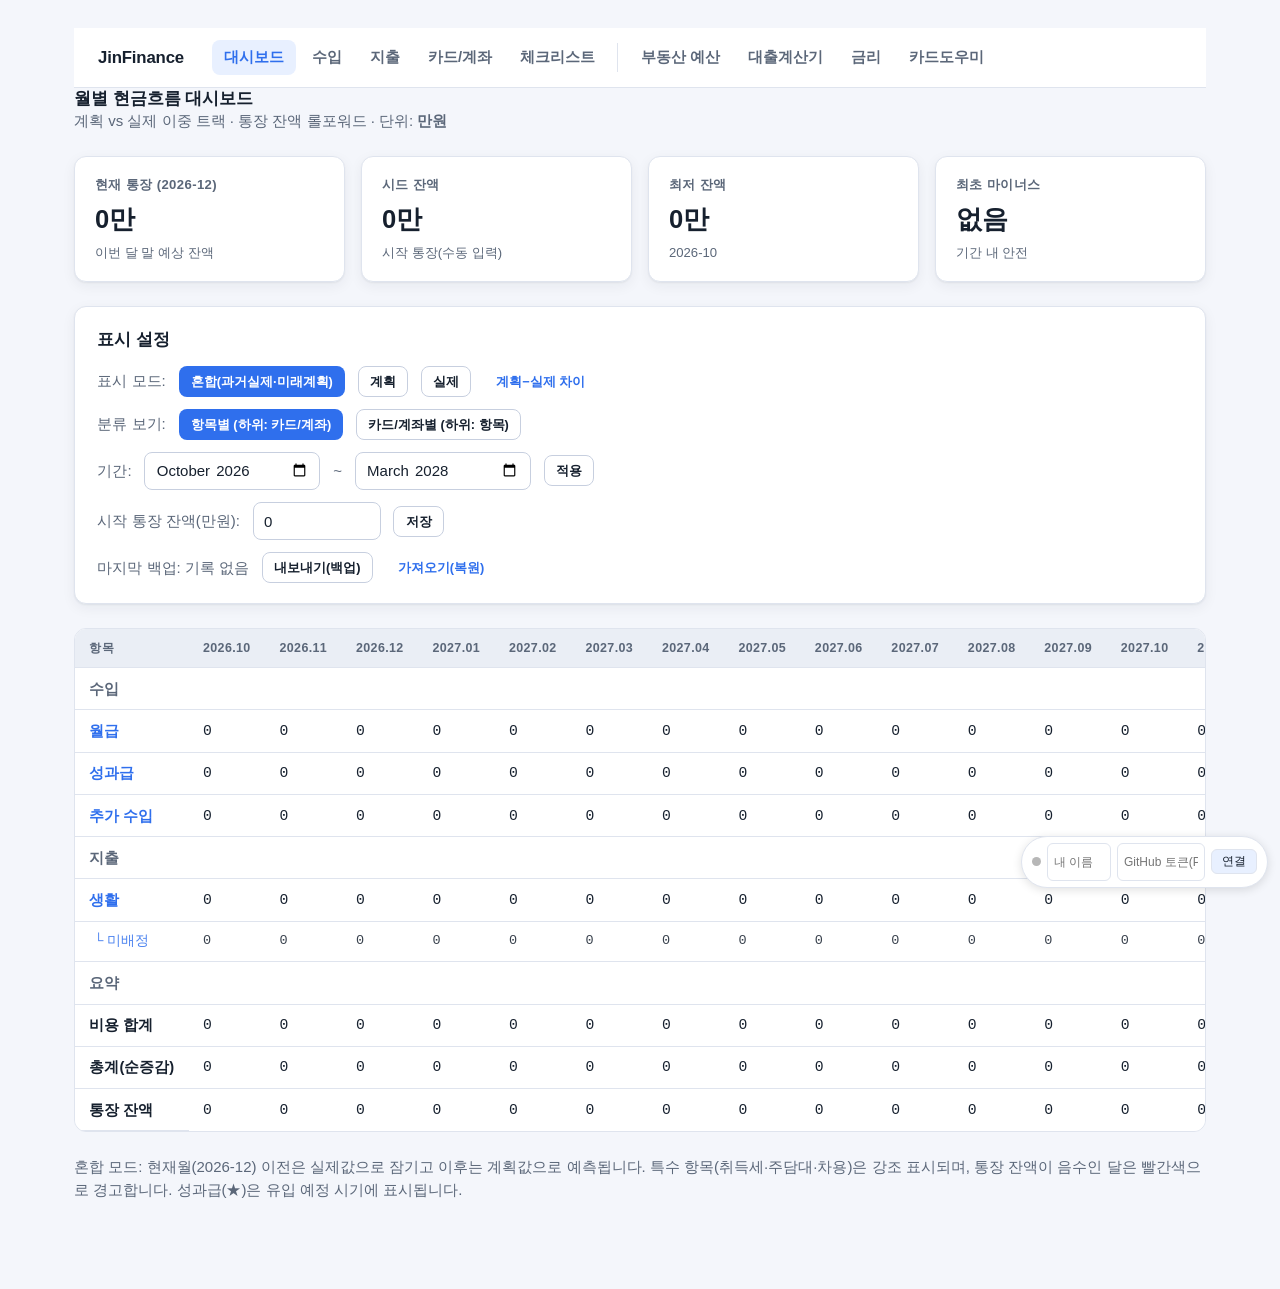
<file: index.html>
<!DOCTYPE html>
<html lang="ko">
<head>
  <meta charset="utf-8">
  <meta name="viewport" content="width=device-width, initial-scale=1">
  <title>JinFinance — 대시보드</title>
  <link rel="stylesheet" href="css/styles.css">
</head>
<body class="jf-page-body">
  <main class="jf-section" id="dash-main">
    <header class="jf-section">
      <h1 class="card-title">월별 현금흐름 대시보드</h1>
      <p class="muted">계획 vs 실제 이중 트랙 · 통장 잔액 롤포워드 · 단위: <strong>만원</strong></p>
    </header>

    <section class="kpi-grid jf-section" id="dash-kpis"></section>

    <section class="jf-section" id="dash-controls"></section>

    <section class="table-wrap jf-section">
      <table class="table" id="dash-table"></table>
    </section>

    <section class="jf-section">
      <p class="muted" id="dash-note"></p>
    </section>
  </main>

  <script src="js/format.js"></script>
  <script src="js/schema.js"></script>
  <script src="js/seed.js"></script>
  <script src="js/store.js"></script>
  <script src="js/calc.js"></script>
  <script src="js/ui.js"></script>
  <script src="js/loan.js"></script>
  <script src="js/sync-config.js"></script>
  <script src="js/sync.js"></script>
  <script src="js/sync-ui.js"></script>
  <script src="js/app-dashboard.js"></script>
</body>
</html>
</file>
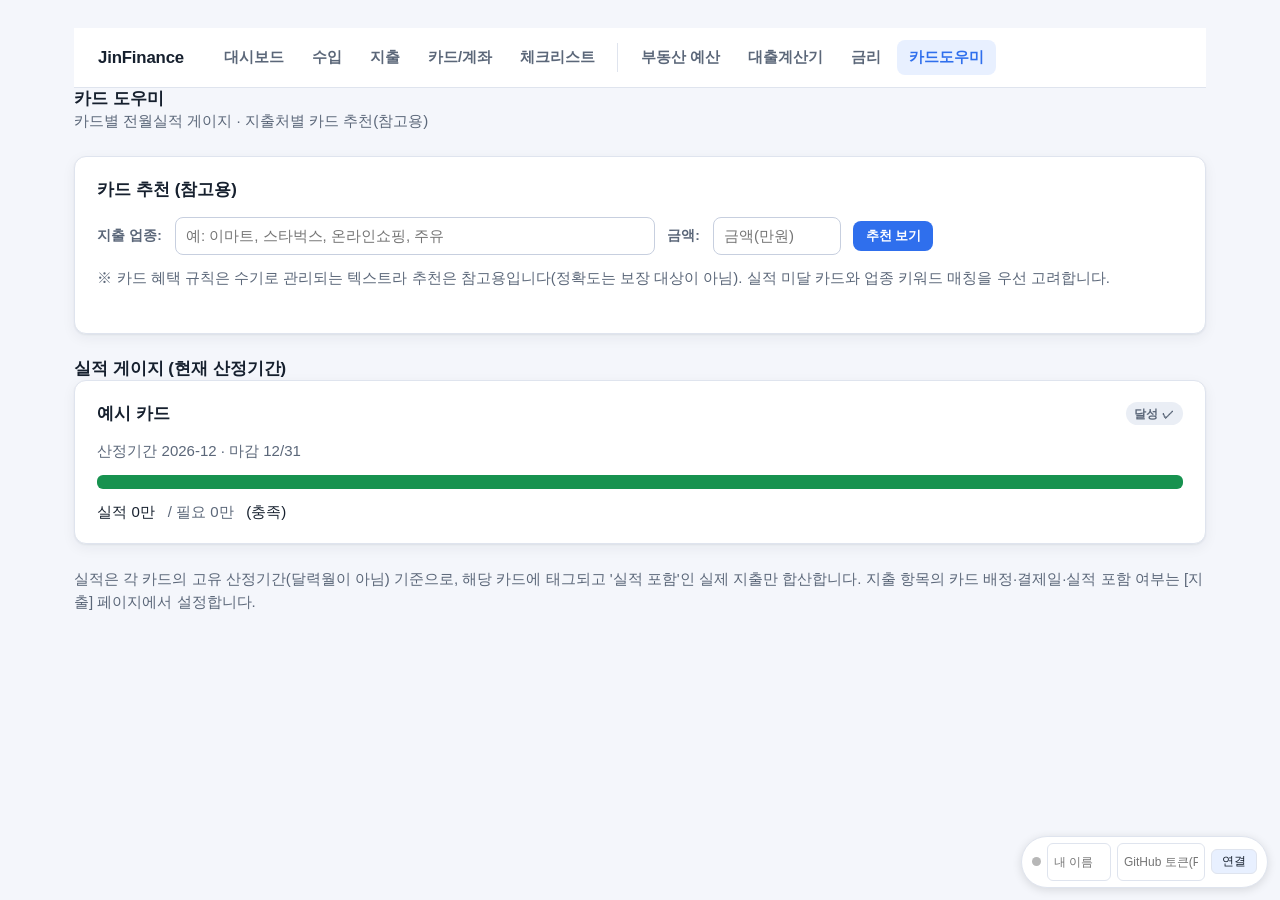
<file: card-helper.html>
<!DOCTYPE html>
<html lang="ko">
<head>
  <meta charset="utf-8">
  <meta name="viewport" content="width=device-width, initial-scale=1">
  <title>JinFinance — 카드 도우미</title>
  <link rel="stylesheet" href="css/styles.css">
</head>
<body class="jf-page-body">
  <main class="jf-section">
    <header class="jf-section">
      <h1 class="card-title">카드 도우미</h1>
      <p class="muted">카드별 전월실적 게이지 · 지출처별 카드 추천(참고용)</p>
    </header>

    <section class="jf-section" id="recommender"></section>
    <h2 class="card-title jf-section">실적 게이지 (현재 산정기간)</h2>
    <section class="card-grid jf-section" id="gauges"></section>
    <section class="jf-section"><p class="muted" id="helper-note"></p></section>
  </main>

  <script src="js/format.js"></script>
  <script src="js/schema.js"></script>
  <script src="js/seed.js"></script>
  <script src="js/store.js"></script>
  <script src="js/calc.js"></script>
  <script src="js/ui.js"></script>
  <script src="js/loan.js"></script>
  <script src="js/sync-config.js"></script>
  <script src="js/sync.js"></script>
  <script src="js/sync-ui.js"></script>
  <script src="js/app-helper.js"></script>
</body>
</html>
</file>
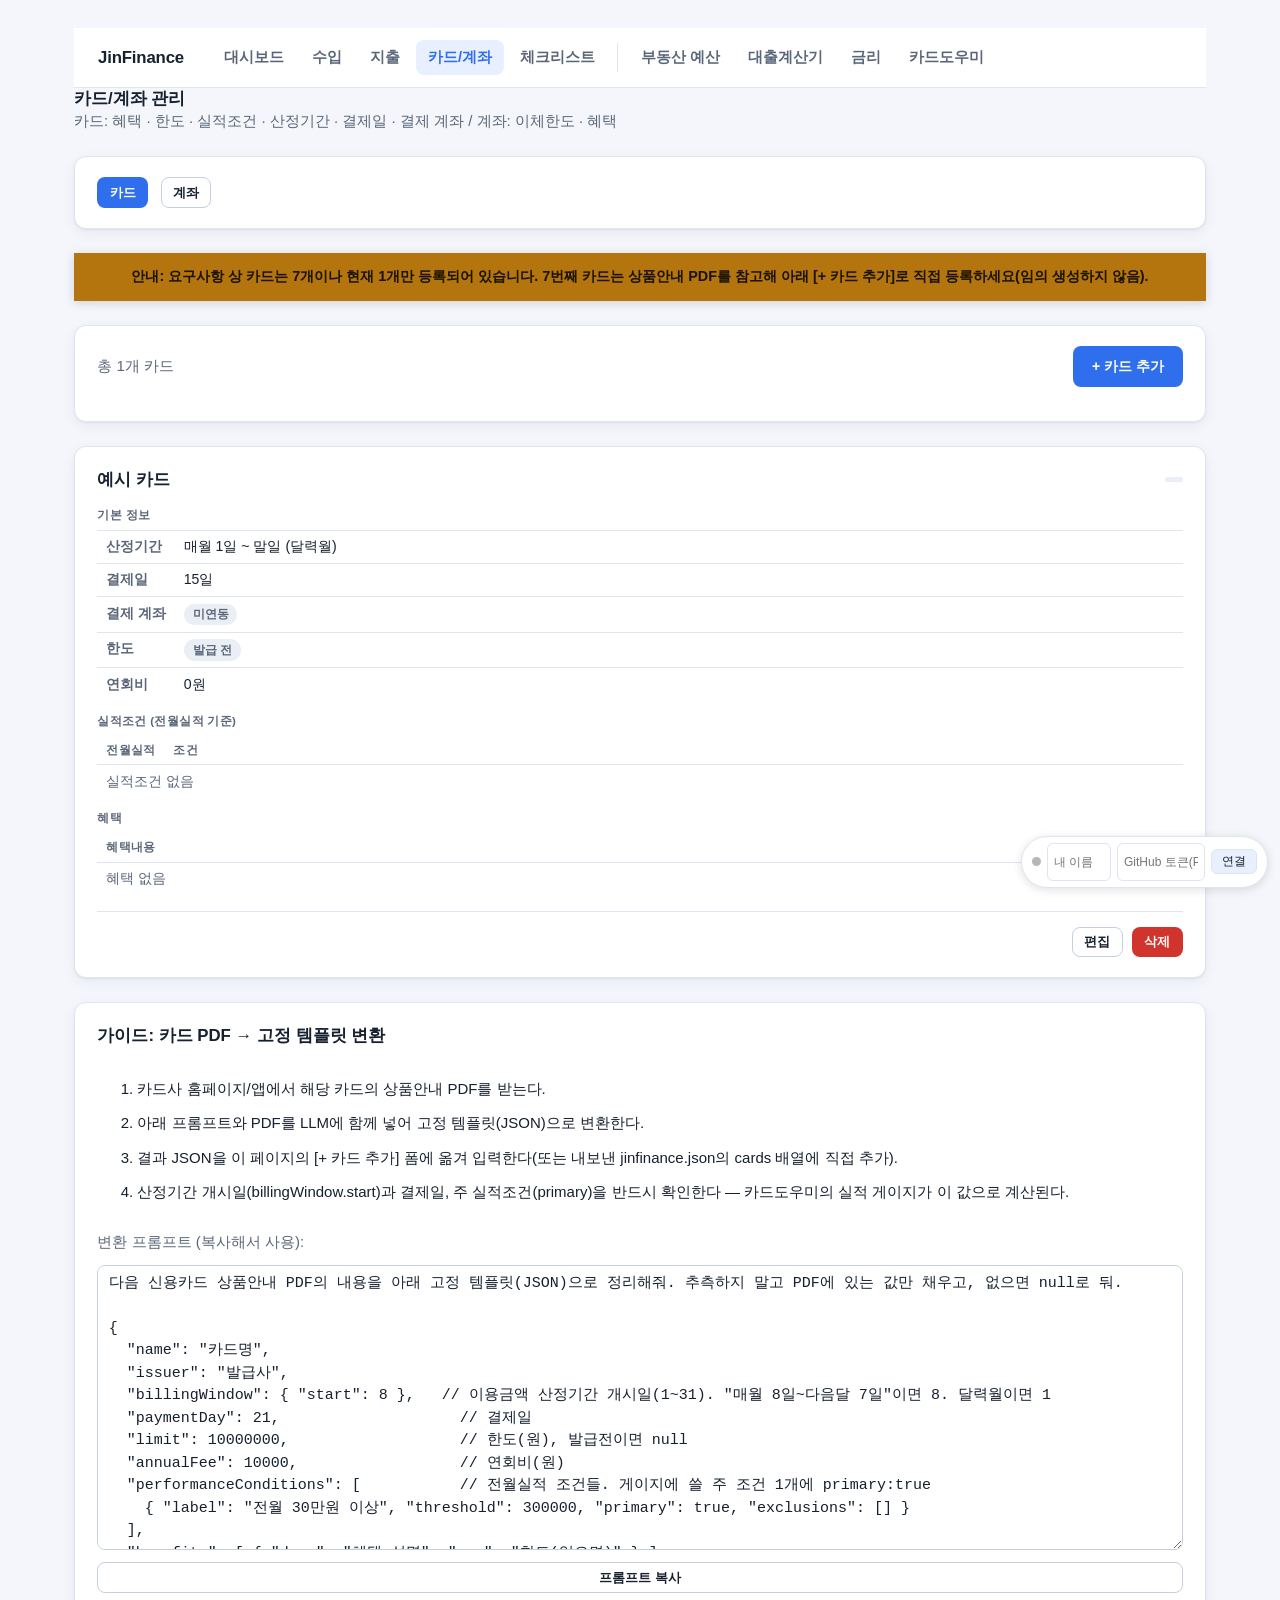
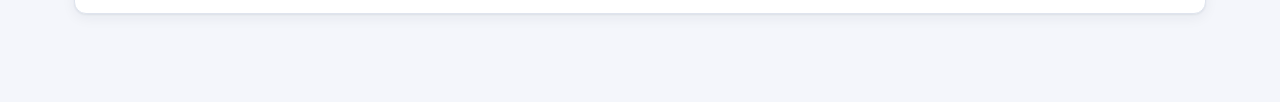
<file: cards.html>
<!DOCTYPE html>
<html lang="ko">
<head>
  <meta charset="utf-8">
  <meta name="viewport" content="width=device-width, initial-scale=1">
  <title>JinFinance — 카드/계좌 관리</title>
  <link rel="stylesheet" href="css/styles.css">
</head>
<body class="jf-page-body">
  <main class="jf-section">
    <header class="jf-section">
      <h1 class="card-title">카드/계좌 관리</h1>
      <p class="muted">카드: 혜택 · 한도 · 실적조건 · 산정기간 · 결제일 · 결제 계좌 / 계좌: 이체한도 · 혜택</p>
    </header>

    <section class="jf-section" id="cards-tabs"></section>
    <section class="jf-section" id="cards-banner"></section>
    <section class="jf-section" id="cards-toolbar"></section>
    <section class="card-grid jf-section" id="cards-grid"></section>
    <section class="jf-section" id="cards-guide"></section>
  </main>

  <script src="js/format.js"></script>
  <script src="js/schema.js"></script>
  <script src="js/seed.js"></script>
  <script src="js/store.js"></script>
  <script src="js/calc.js"></script>
  <script src="js/ui.js"></script>
  <script src="js/loan.js"></script>
  <script src="js/sync-config.js"></script>
  <script src="js/sync.js"></script>
  <script src="js/sync-ui.js"></script>
  <script src="js/app-cards.js"></script>
</body>
</html>
</file>
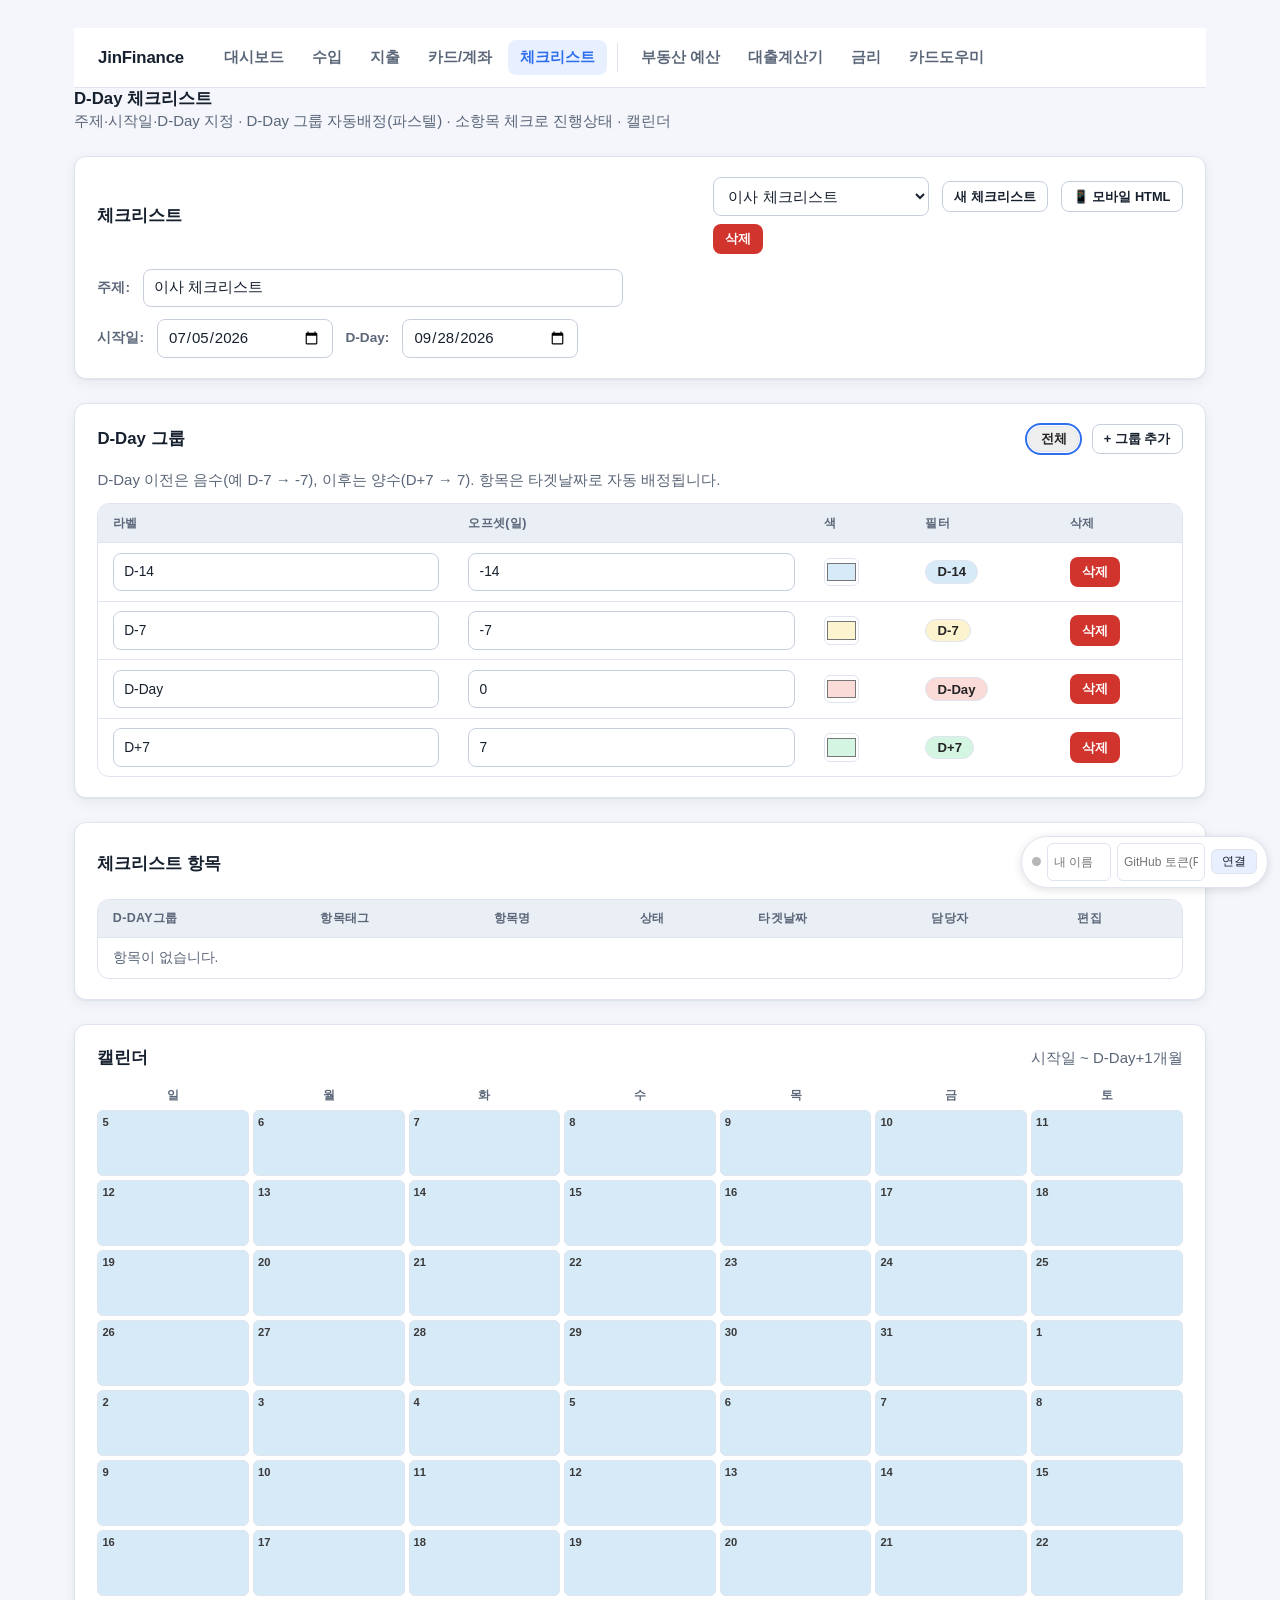
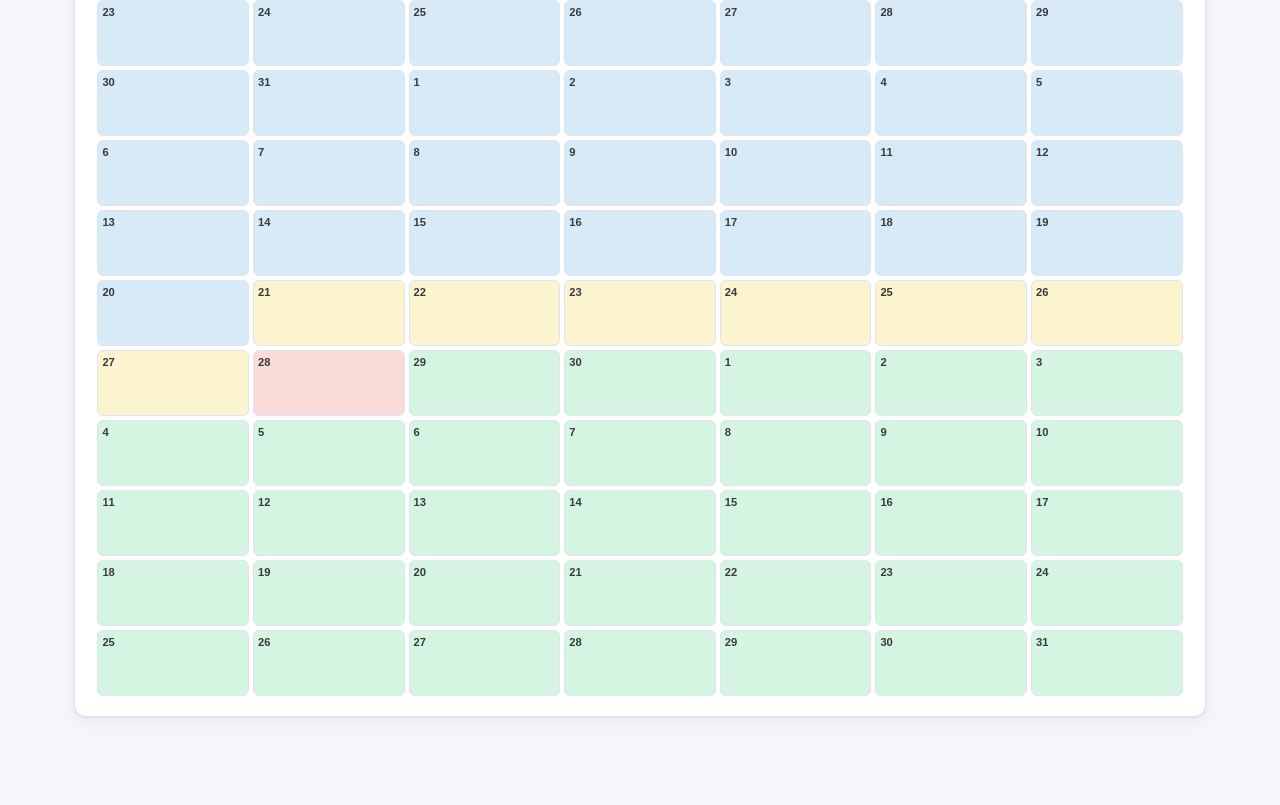
<file: checklist.html>
<!DOCTYPE html>
<html lang="ko">
<head>
  <meta charset="utf-8">
  <meta name="viewport" content="width=device-width, initial-scale=1">
  <title>JinFinance — D-Day 체크리스트</title>
  <link rel="stylesheet" href="css/styles.css">
</head>
<body class="jf-page-body">
  <main class="jf-section">
    <header class="jf-section">
      <h1 class="card-title">D-Day 체크리스트</h1>
      <p class="muted">주제·시작일·D-Day 지정 · D-Day 그룹 자동배정(파스텔) · 소항목 체크로 진행상태 · 캘린더</p>
    </header>

    <section class="jf-section" id="cl-header"></section>
    <section class="jf-section" id="cl-groups"></section>
    <section class="jf-section" id="cl-items"></section>
    <section class="jf-section" id="cl-calendar"></section>
  </main>

  <script src="js/format.js"></script>
  <script src="js/schema.js"></script>
  <script src="js/seed.js"></script>
  <script src="js/store.js"></script>
  <script src="js/calc.js"></script>
  <script src="js/checklist.js"></script>
  <script src="js/ui.js"></script>
  <script src="js/loan.js"></script>
  <script src="js/sync-config.js"></script>
  <script src="js/sync.js"></script>
  <script src="js/sync-ui.js"></script>
  <script src="js/app-checklist.js"></script>
</body>
</html>
</file>
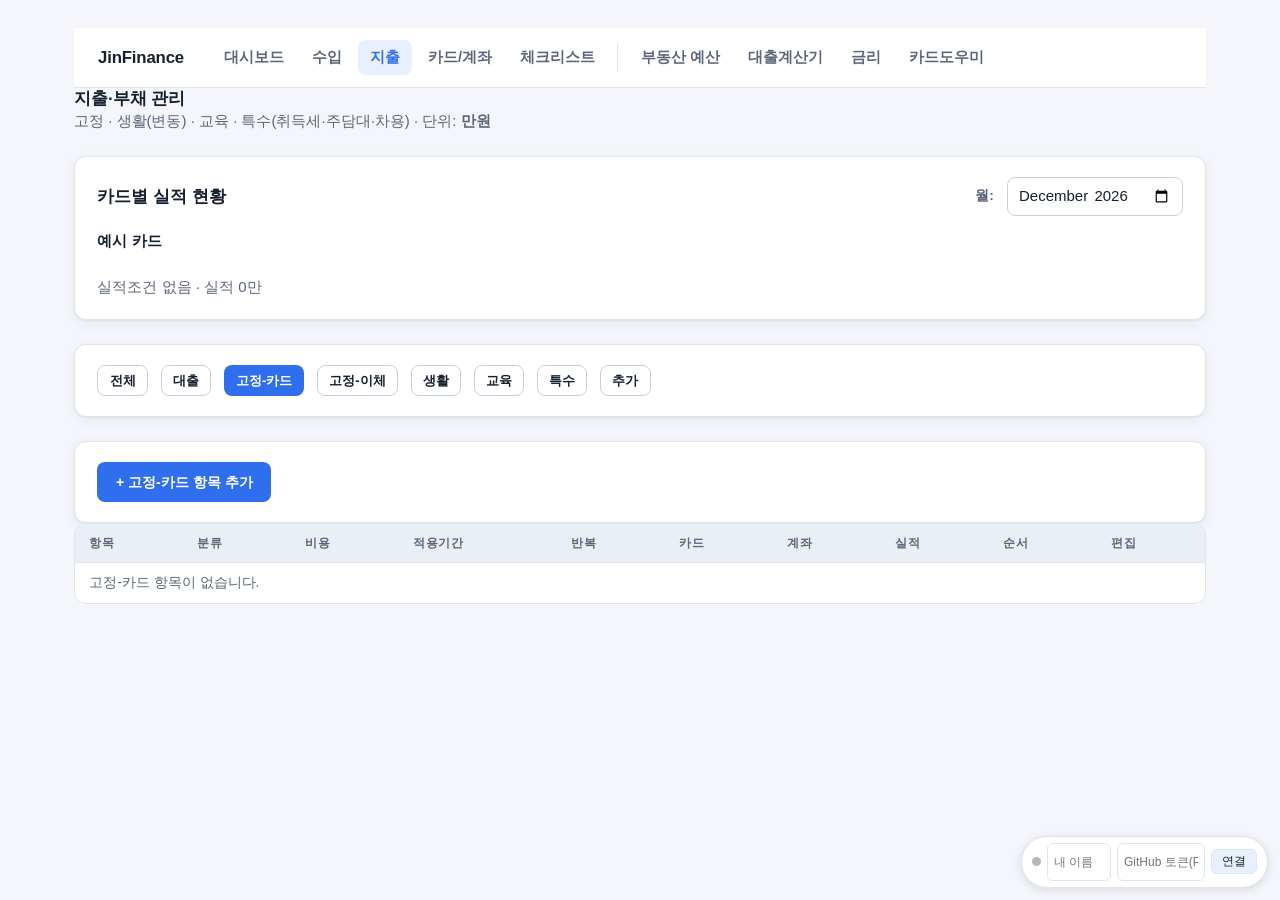
<file: expenses.html>
<!DOCTYPE html>
<html lang="ko">
<head>
  <meta charset="utf-8">
  <meta name="viewport" content="width=device-width, initial-scale=1">
  <title>JinFinance — 지출·부채 관리</title>
  <link rel="stylesheet" href="css/styles.css">
</head>
<body class="jf-page-body">
  <main class="jf-section">
    <header class="jf-section">
      <h1 class="card-title">지출·부채 관리</h1>
      <p class="muted">고정 · 생활(변동) · 교육 · 특수(취득세·주담대·차용) · 단위: <strong>만원</strong></p>
    </header>

    <section class="jf-section" id="exp-performance"></section>
    <section class="jf-section" id="exp-tabs"></section>
    <section class="jf-section" id="exp-list"></section>
  </main>

  <script src="js/format.js"></script>
  <script src="js/schema.js"></script>
  <script src="js/seed.js"></script>
  <script src="js/store.js"></script>
  <script src="js/calc.js"></script>
  <script src="js/ui.js"></script>
  <script src="js/loan.js"></script>
  <script src="js/sync-config.js"></script>
  <script src="js/sync.js"></script>
  <script src="js/sync-ui.js"></script>
  <script src="js/app-expenses.js"></script>
</body>
</html>
</file>
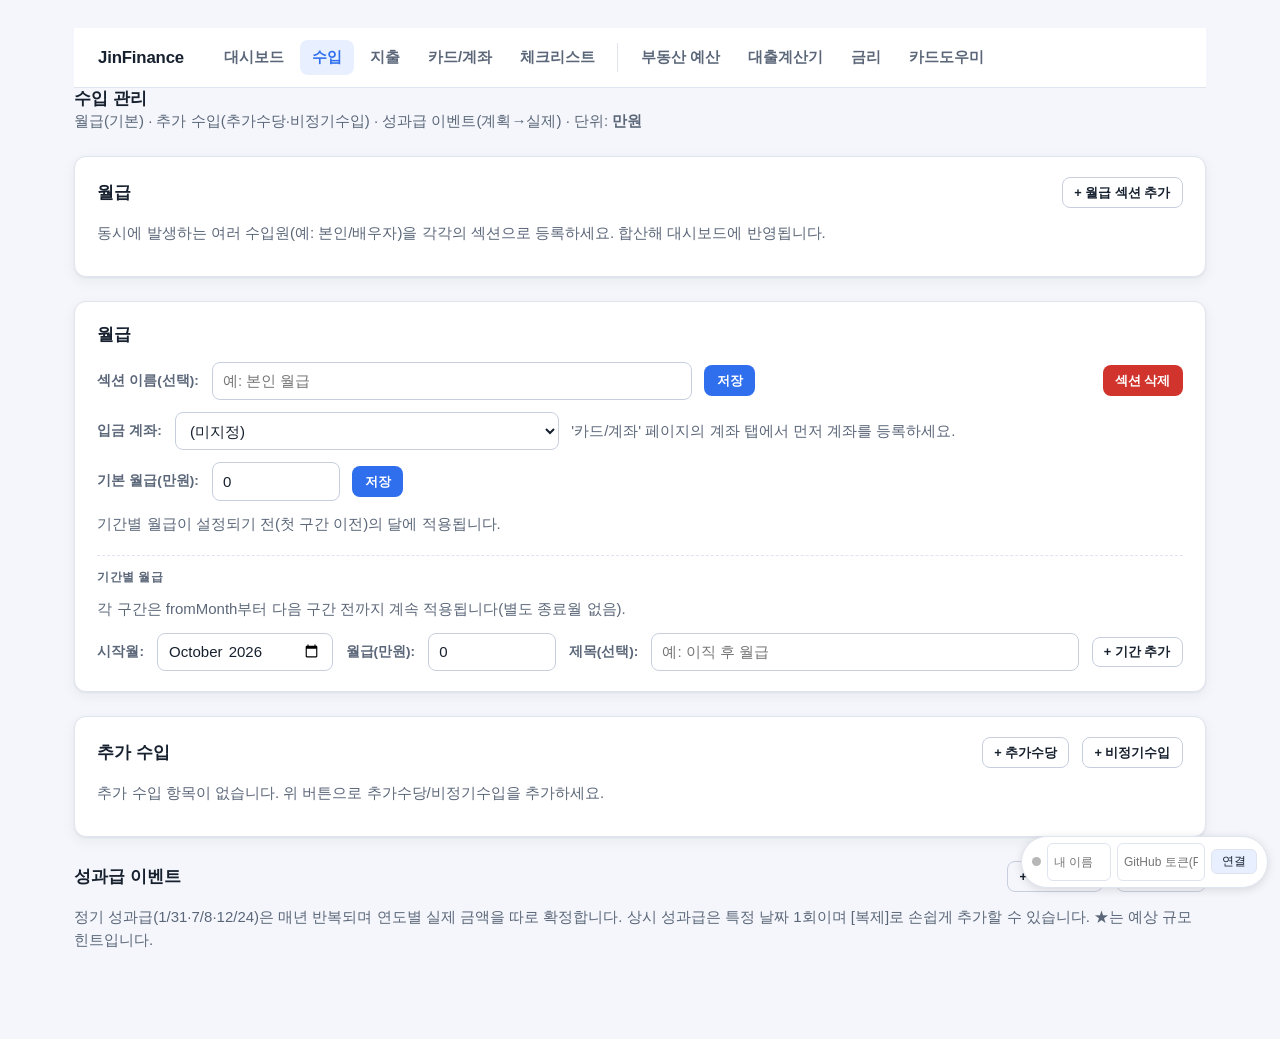
<file: income.html>
<!DOCTYPE html>
<html lang="ko">
<head>
  <meta charset="utf-8">
  <meta name="viewport" content="width=device-width, initial-scale=1">
  <title>JinFinance — 수입 관리</title>
  <link rel="stylesheet" href="css/styles.css">
</head>
<body class="jf-page-body">
  <main class="jf-section">
    <header class="jf-section">
      <h1 class="card-title">수입 관리</h1>
      <p class="muted">월급(기본) · 추가 수입(추가수당·비정기수입) · 성과급 이벤트(계획→실제) · 단위: <strong>만원</strong></p>
    </header>

    <section class="jf-section" id="salary-card"></section>
    <section class="jf-section" id="extra-card"></section>
    <section class="jf-section" id="bonus-card"></section>
  </main>

  <script src="js/format.js"></script>
  <script src="js/schema.js"></script>
  <script src="js/seed.js"></script>
  <script src="js/store.js"></script>
  <script src="js/calc.js"></script>
  <script src="js/ui.js"></script>
  <script src="js/loan.js"></script>
  <script src="js/sync-config.js"></script>
  <script src="js/sync.js"></script>
  <script src="js/sync-ui.js"></script>
  <script src="js/app-income.js"></script>
</body>
</html>
</file>
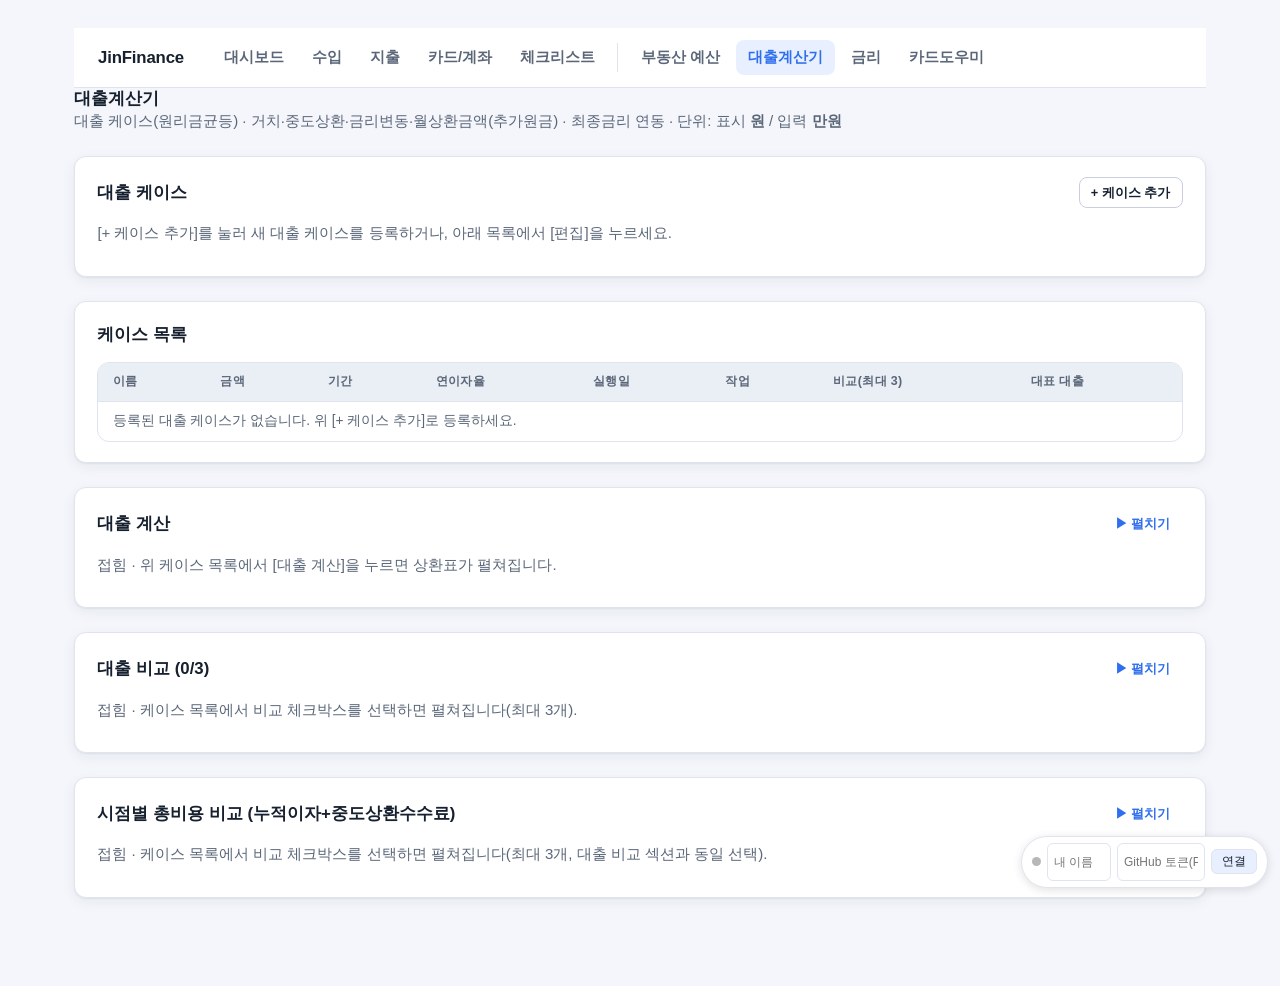
<file: loan.html>
<!DOCTYPE html>
<html lang="ko">
<head>
  <meta charset="utf-8">
  <meta name="viewport" content="width=device-width, initial-scale=1">
  <title>JinFinance — 대출계산기</title>
  <link rel="stylesheet" href="css/styles.css">
</head>
<body class="jf-page-body">
  <main class="jf-section">
    <header class="jf-section">
      <h1 class="card-title">대출계산기</h1>
      <p class="muted">대출 케이스(원리금균등) · 거치·중도상환·금리변동·월상환금액(추가원금) · 최종금리 연동 · 단위: 표시 <strong>원</strong> / 입력 <strong>만원</strong></p>
    </header>

    <section class="jf-section" id="loan-cases"></section>
    <section class="jf-section" id="loan-calc"></section>
    <section class="jf-section" id="loan-compare"></section>
    <section class="jf-section" id="loan-payoff-compare"></section>
  </main>

  <script src="js/format.js"></script>
  <script src="js/schema.js"></script>
  <script src="js/seed.js"></script>
  <script src="js/store.js"></script>
  <script src="js/calc.js"></script>
  <script src="js/ui.js"></script>
  <script src="js/loan.js"></script>
  <script src="js/rates.js"></script>
  <script src="js/rates-data.js"></script>
  <script src="js/sync-config.js"></script>
  <script src="js/sync.js"></script>
  <script src="js/sync-ui.js"></script>
  <script src="js/app-loan.js"></script>
</body>
</html>
</file>
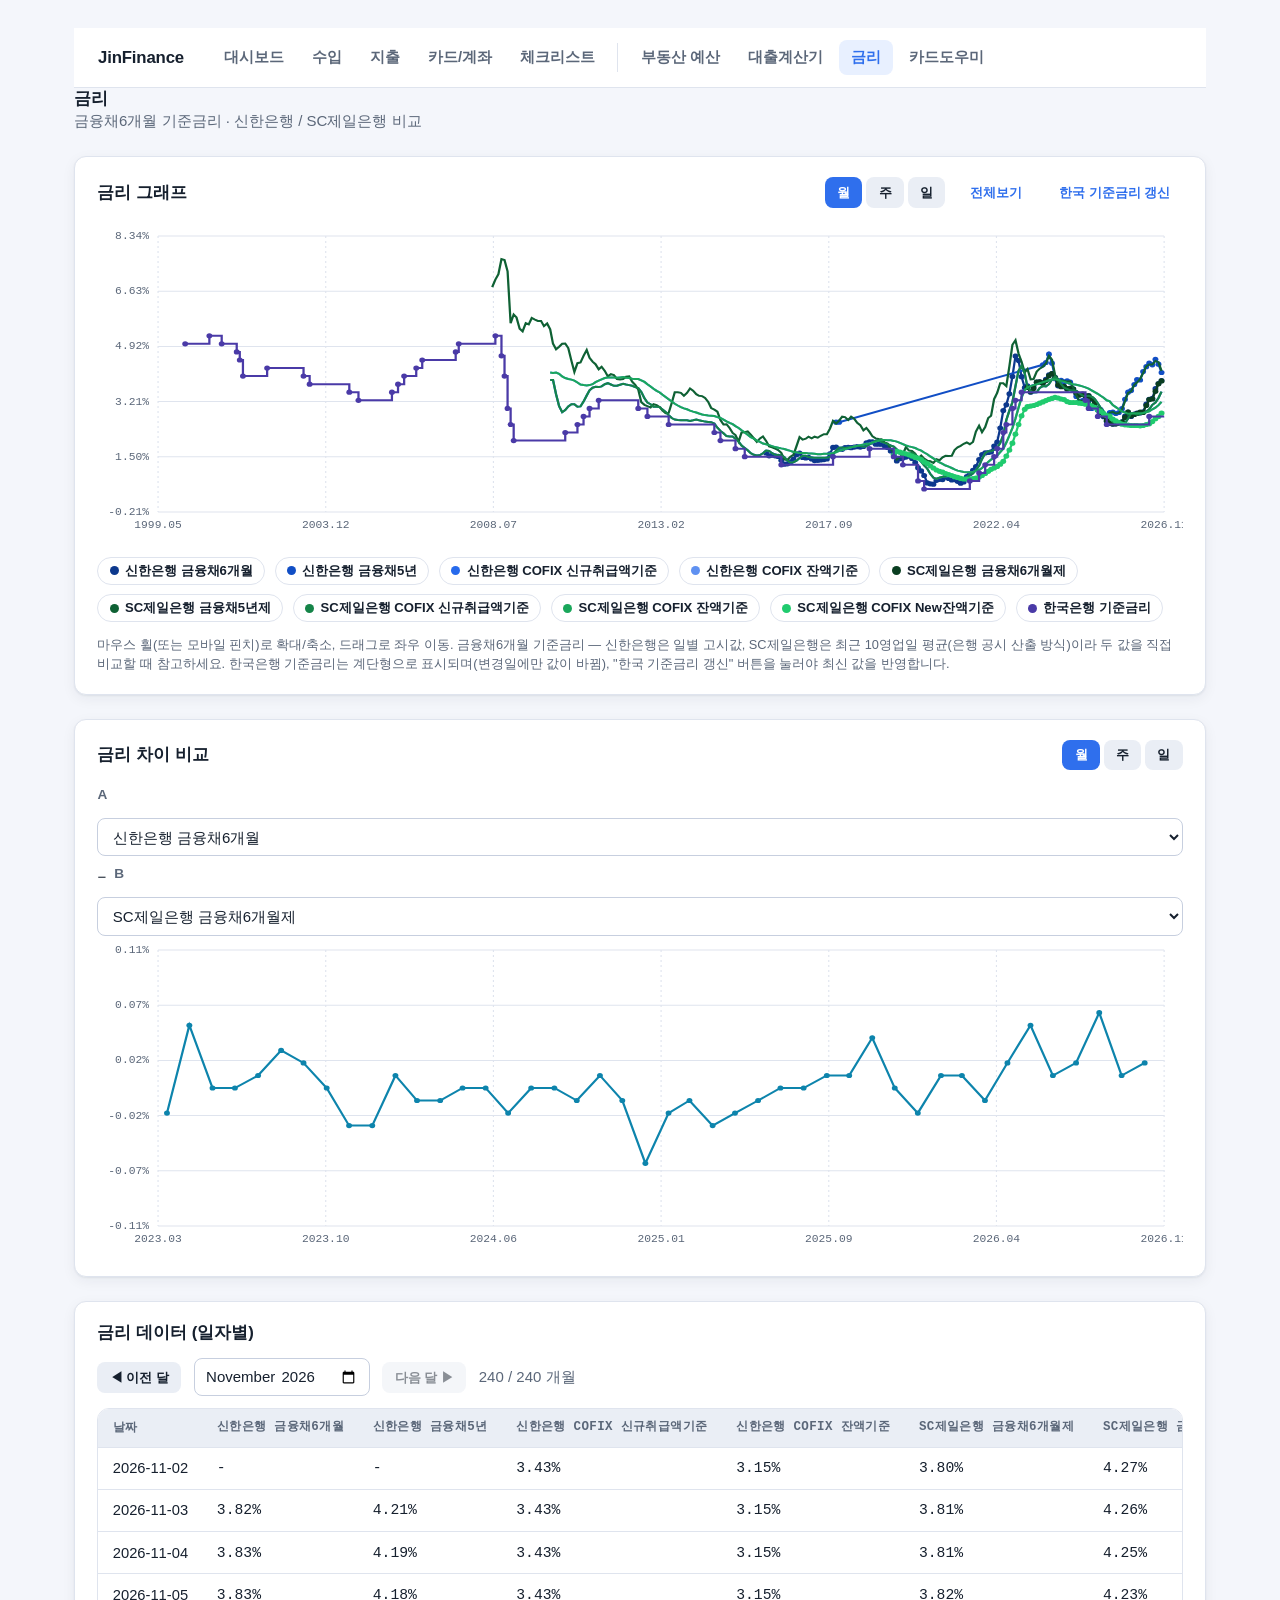
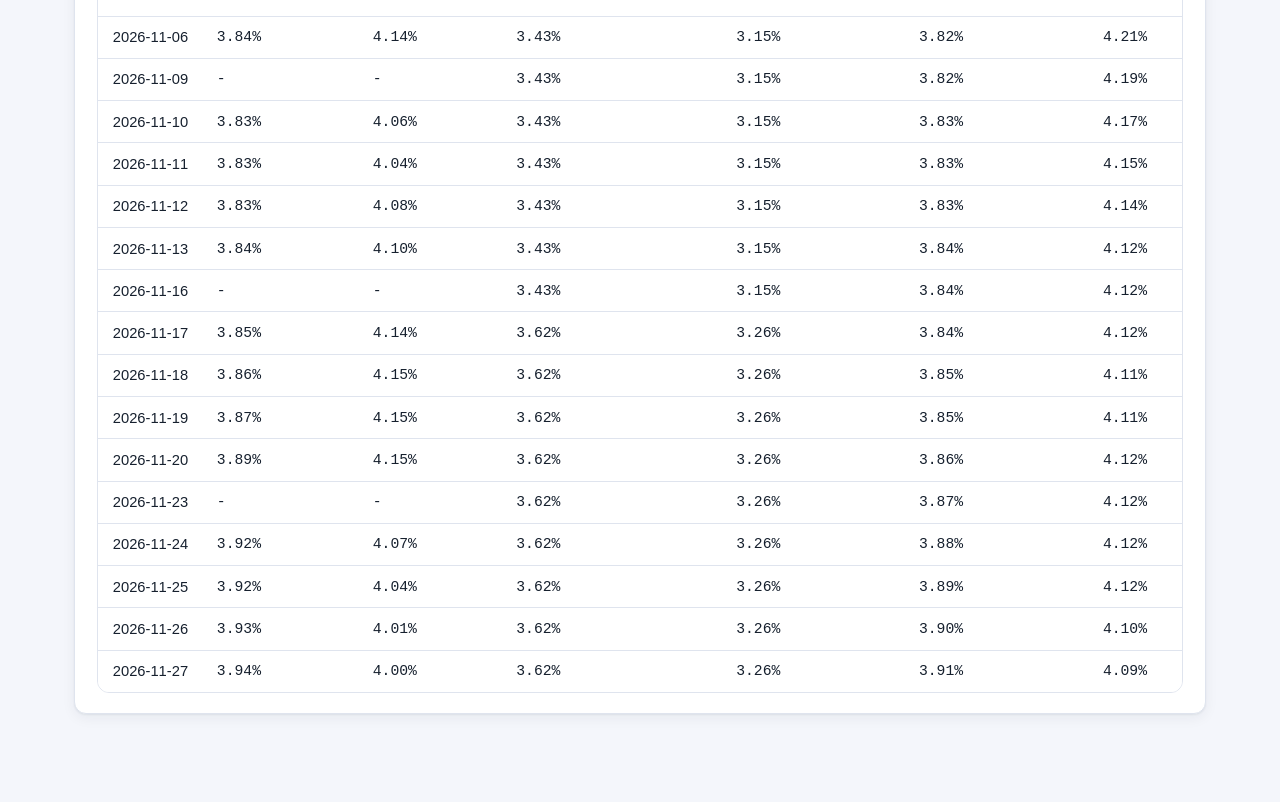
<file: rates.html>
<!DOCTYPE html>
<html lang="ko">
<head>
  <meta charset="utf-8">
  <meta name="viewport" content="width=device-width, initial-scale=1">
  <title>JinFinance — 금리</title>
  <link rel="stylesheet" href="css/styles.css">
</head>
<body class="jf-page-body">
  <main class="jf-section">
    <header class="jf-section">
      <h1 class="card-title">금리</h1>
      <p class="muted">금융채6개월 기준금리 · 신한은행 / SC제일은행 비교</p>
    </header>

    <section class="jf-section" id="rates-chart"></section>
    <section class="jf-section" id="rates-diff"></section>
    <section class="jf-section" id="rates-table"></section>
  </main>

  <script src="js/format.js"></script>
  <script src="js/schema.js"></script>
  <script src="js/seed.js"></script>
  <script src="js/store.js"></script>
  <script src="js/calc.js"></script>
  <script src="js/ui.js"></script>
  <script src="js/loan.js"></script>
  <script src="js/sync-config.js"></script>
  <script src="js/sync.js"></script>
  <script src="js/sync-ui.js"></script>
  <script src="js/rates-data.js"></script>
  <script src="js/rates.js"></script>
  <script src="js/app-rates.js"></script>
  <script src="js/rates-remote.js"></script>
</body>
</html>
</file>
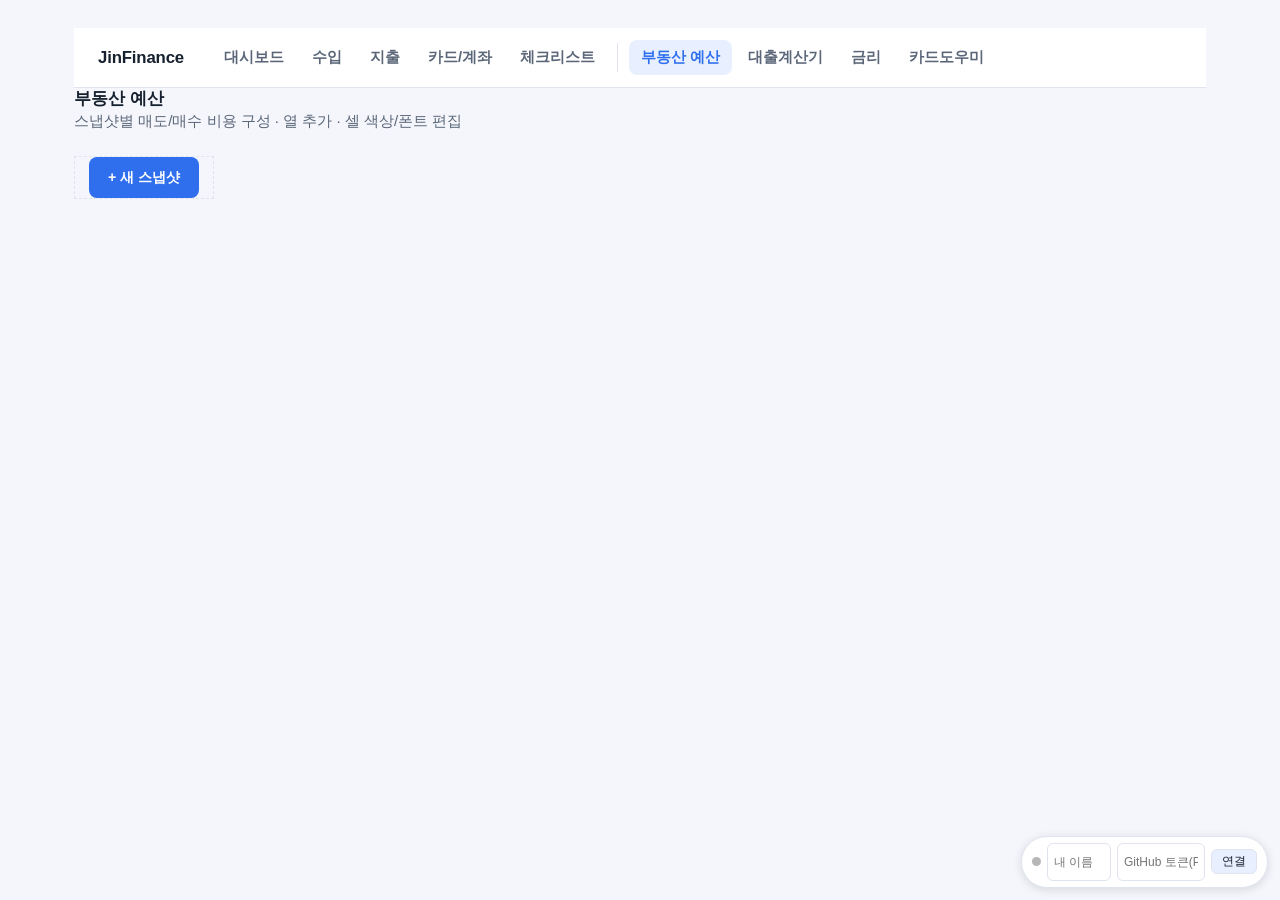
<file: realestate.html>
<!DOCTYPE html>
<html lang="ko">
<head>
  <meta charset="utf-8">
  <meta name="viewport" content="width=device-width, initial-scale=1">
  <title>JinFinance — 부동산 예산</title>
  <link rel="stylesheet" href="css/styles.css">
</head>
<body class="jf-page-body">
  <main class="jf-section">
    <header class="jf-section">
      <h1 class="card-title">부동산 예산</h1>
      <p class="muted">스냅샷별 매도/매수 비용 구성 · 열 추가 · 셀 색상/폰트 편집</p>
    </header>

    <section class="jf-section" id="re-track"></section>
  </main>

  <script src="js/format.js"></script>
  <script src="js/schema.js"></script>
  <script src="js/seed.js"></script>
  <script src="js/store.js"></script>
  <script src="js/calc.js"></script>
  <script src="js/ui.js"></script>
  <script src="js/loan.js"></script>
  <script src="js/realestate.js"></script>
  <script src="js/sync-config.js"></script>
  <script src="js/sync.js"></script>
  <script src="js/sync-ui.js"></script>
  <script src="js/app-realestate.js"></script>
</body>
</html>
</file>
<file: css/styles.css>
/*
 * JinFinance — css/styles.css
 * Shared stylesheet for all pages. No external fonts/CDN (file:// + CSP-safe).
 * PC-first, responsive down to mobile. Light + dark via prefers-color-scheme.
 *
 * ── Class API (for app-<page>.js / *.html authors) ──────────────────────
 * Layout:
 *   .jf-page-body        wrap page content below the nav (auto max-width, gutters)
 *   .jf-section          vertical rhythm block (margin between page sections)
 *   .jf-grid-2 / .jf-grid-3   responsive column grid (2 / 3 columns -> 1 on mobile)
 *
 * Nav + banner (DOM generated by JF.ui.renderNav/showBanner — classes documented
 * here only so app scripts can target them, do not hand-author #jf-nav/#jf-banner):
 *   #jf-nav .jf-nav-list .jf-nav-link.active
 *   #jf-banner .jf-banner-error / .jf-banner-warn / .jf-banner-info
 *
 * Cards / 단(段) blocks:
 *   .card                 generic elevated panel (padding, radius, shadow)
 *   .card-header / .card-title / .card-body / .card-footer
 *   .card-grid            grid of .card (auto-fit, responsive)
 *
 * KPI / summary tiles:
 *   .kpi-grid  > .kpi-tile > .kpi-label, .kpi-value, .kpi-sub
 *
 * Tables:
 *   .table-wrap            horizontal-scroll wrapper (wrap any <table>)
 *   table.table            base table style (zebra rows, sticky header)
 *   td.num / th.num        right-aligned, tabular-nums (money/number columns)
 *   .negative              red text for negative amounts (inline use)
 *   tr.row-negative        red-tinted row highlight (e.g. balanceEnd < 0)
 *
 * Badges / tags:
 *   .badge, .badge-star, .badge-muted, .badge-danger
 *
 * Forms:
 *   label, input, select, textarea styled by element (no class required)
 *   .field                 label+input vertical grouping
 *   .field-row             horizontal grouping of .field (wraps on mobile)
 *   .subhead               small divider label grouping related fields
 *                          within a long form (e.g. expenses edit form)
 *
 * Buttons:
 *   .btn, .btn-primary, .btn-secondary, .btn-danger, .btn-ghost, .btn-sm
 *
 * 부동산 예산 (realestate.html):
 *   .re-snapshot-track     horizontal-scroll row of .re-snapshot-card
 *   .re-hover-label / .re-hover-actions   hover-reveal edit/lock/delete icons
 *   .re-cell-editable / .re-cell-locked   date/value cell click targets
 *   .re-popover            fixed-position value+color+font edit popover
 *
 * Utility:
 *   .muted, .text-right, .text-center, .stack (vertical flex gap)
 *   .push-right            margin-left:auto — pushes a single trailing
 *                          action (e.g. a row's lone delete/edit button)
 *                          to the right edge; do not use in multi-button
 *                          action groups (those stay grouped together)
 * ─────────────────────────────────────────────────────────────────────── */

/* ---------------------------------------------------------------------- */
/* Design tokens                                                          */
/* ---------------------------------------------------------------------- */

:root {
  --jf-bg: #f4f6fb;
  --jf-bg-elevated: #ffffff;
  --jf-bg-sunken: #eaeef5;
  --jf-text: #16202e;
  --jf-text-muted: #5b6779;
  --jf-border: #dfe4ee;
  --jf-border-strong: #c7cfdf;

  --jf-primary: #2f6fed;
  --jf-primary-hover: #1f56c9;
  --jf-primary-soft: #e8f0ff;

  --jf-success: #17924f;
  --jf-success-soft: #e5f7ec;
  --jf-danger: #d0342c;
  --jf-danger-soft: #fdeceb;
  --jf-warning: #b4740e;
  --jf-warning-soft: #fdf3e0;
  --jf-info: #0d84ac;
  --jf-info-soft: #e4f5fb;

  /* 금리 탭 9-시리즈 차트 색상 — dataviz 스킬 validate_palette.js --ordinal 통과.
     복합 인코딩: hue=은행(2개 카테고리), lightness=금리종류(은행별 순서 램프, 진함->연함). */
  --jf-rate-shinhan-1: #0c388d;
  --jf-rate-shinhan-2: #114ec5;
  --jf-rate-shinhan-3: #276aec;
  --jf-rate-shinhan-4: #5f91f1;
  --jf-rate-scfirst-1: #0a3e21;
  --jf-rate-scfirst-2: #0f6134;
  --jf-rate-scfirst-3: #158448;
  --jf-rate-scfirst-4: #1aa75b;
  --jf-rate-scfirst-5: #20cb6e;
  /* 한국은행 기준금리(신한/제일 두 hue 계열과 무관한 3번째 카테고리) — validate_palette.js
     (categorical, shinhan/scfirst 대표 톤 대비) 통과. */
  --jf-rate-bok: #4a3aa7;

  --jf-shadow: 0 1px 2px rgba(20, 30, 50, 0.06), 0 4px 14px rgba(20, 30, 50, 0.06);
  --jf-radius: 12px;
  --jf-radius-sm: 8px;
  --jf-banner-height: 48px;

  --jf-font: -apple-system, BlinkMacSystemFont, "Segoe UI", "Apple SD Gothic Neo",
    "Noto Sans KR", "Malgun Gothic", Roboto, Helvetica, Arial, sans-serif;
  --jf-font-mono: ui-monospace, "SFMono-Regular", Consolas, "Liberation Mono", monospace;
}

@media (prefers-color-scheme: dark) {
  :root {
    --jf-bg: #0f1420;
    --jf-bg-elevated: #171f2e;
    --jf-bg-sunken: #10151f;
    --jf-text: #e7ecf5;
    --jf-text-muted: #97a2b8;
    --jf-border: #2a3348;
    --jf-border-strong: #3a4560;

    --jf-primary: #5b8dfc;
    --jf-primary-hover: #7ea2fd;
    --jf-primary-soft: #1a2740;

    --jf-success: #3ecb7d;
    --jf-success-soft: #123423;
    --jf-danger: #ff6259;
    --jf-danger-soft: #3a1a1a;
    --jf-warning: #f0a93e;
    --jf-warning-soft: #3a2c10;
    --jf-info: #47c1ef;
    --jf-info-soft: #102e39;

    --jf-rate-shinhan-1: #0441c8;
    --jf-rate-shinhan-2: #0f58fb;
    --jf-rate-shinhan-3: #4b82fc;
    --jf-rate-shinhan-4: #87abfd;
    --jf-rate-scfirst-1: #1c683e;
    --jf-rate-scfirst-2: #2ba160;
    --jf-rate-scfirst-3: #46cd83;
    --jf-rate-scfirst-4: #86dfae;
    --jf-rate-scfirst-5: #bfeed4;
    --jf-rate-bok: #7d6fdb;

    --jf-shadow: 0 1px 2px rgba(0, 0, 0, 0.35), 0 6px 20px rgba(0, 0, 0, 0.35);
  }
}

/* ---------------------------------------------------------------------- */
/* Reset + base                                                           */
/* ---------------------------------------------------------------------- */

*,
*::before,
*::after {
  box-sizing: border-box;
}

html,
body {
  margin: 0;
  padding: 0;
}

body {
  background: var(--jf-bg);
  color: var(--jf-text);
  font-family: var(--jf-font);
  font-size: 15px;
  line-height: 1.5;
  -webkit-font-smoothing: antialiased;
  text-rendering: optimizeLegibility;
}

body.jf-has-banner {
  padding-top: var(--jf-banner-height);
}

h1,
h2,
h3,
h4 {
  margin: 0 0 0.6em;
  font-weight: 700;
  line-height: 1.3;
}

h1 { font-size: 1.6rem; }
h2 { font-size: 1.25rem; }
h3 { font-size: 1.05rem; }

p { margin: 0 0 0.75em; }

a {
  color: var(--jf-primary);
  text-decoration: none;
}
a:hover { text-decoration: underline; }

hr {
  border: none;
  border-top: 1px solid var(--jf-border);
  margin: 1.25rem 0;
}

/* ---------------------------------------------------------------------- */
/* Banner (non-dismissable) — DOM created by JF.ui.showBanner             */
/* ---------------------------------------------------------------------- */

.jf-banner {
  position: fixed;
  top: 0;
  left: 0;
  right: 0;
  z-index: 1000;
  min-height: var(--jf-banner-height);
  display: flex;
  align-items: center;
  justify-content: center;
  gap: 0.5em;
  padding: 0.6rem 1rem;
  font-weight: 600;
  font-size: 0.9rem;
  text-align: center;
  box-shadow: 0 2px 10px rgba(0, 0, 0, 0.15);
}

.jf-banner-error {
  background: var(--jf-danger);
  color: #fff;
}
.jf-banner-warn {
  background: var(--jf-warning);
  color: #1a1300;
}
.jf-banner-info {
  background: var(--jf-info);
  color: #fff;
}

/* ---------------------------------------------------------------------- */
/* Nav — DOM created by JF.ui.renderNav                                   */
/* ---------------------------------------------------------------------- */

.jf-nav {
  display: flex;
  align-items: center;
  gap: 1.25rem;
  flex-wrap: wrap;
  background: var(--jf-bg-elevated);
  border-bottom: 1px solid var(--jf-border);
  padding: 0.75rem 1.5rem;
  position: sticky;
  top: 0;
  z-index: 900;
}

body.jf-has-banner .jf-nav {
  top: var(--jf-banner-height);
}

.jf-nav-brand {
  font-weight: 800;
  font-size: 1.05rem;
  color: var(--jf-text);
  letter-spacing: -0.01em;
  margin-right: 0.5rem;
}
/* 브랜드 + 기준금리 줄(타이틀 아래) 세로 묶음 */
.jf-nav-brandbox { display: flex; flex-direction: column; justify-content: center; margin-right: 0.5rem; line-height: 1.15; }
.jf-nav-brandbox .jf-nav-brand { margin-right: 0; }
.jf-ref-rate { font-size: 0.7rem; font-weight: 600; white-space: normal; }
.jf-ref-rate:empty { display: none; }   /* 값 로드 전/실패 시 자리 안 차지 */
.jf-ref-base  { color: var(--jf-primary); font-weight: 600; }
.jf-ref-delta { color: var(--jf-text-muted); font-weight: 500; }
.jf-ref-final { color: var(--jf-primary); font-weight: 800; }
.jf-ref-payment:empty { display: none; }   /* 대표 대출 미지정 시 자리 안 차지 */
.jf-ref-pay-label { color: var(--jf-text-muted); font-weight: 600; }
.jf-ref-pay-val   { color: var(--jf-success); font-weight: 800; }
.jf-ref-pay-live  { color: var(--jf-success); font-weight: 600; }
.jf-rep-line { white-space: nowrap; font-weight: 500; }
.jf-rep-line .jf-rep-sep { color: var(--jf-text-muted); }
.jf-rep-line .jf-rep-name { color: var(--jf-text); }
.jf-rep-line .jf-rep-rate { color: var(--jf-primary); }
.jf-rep-main { font-weight: 800; font-size: 0.82rem; }
.jf-rep-main .jf-rep-name, .jf-rep-main .jf-rep-rate, .jf-rep-main .jf-ref-pay-val { font-weight: 800; }
.jf-nav-sep { width: 1px; align-self: stretch; margin: 0.2rem 0.4rem; background: var(--jf-border, #cbd5e1); }

.jf-nav-list {
  list-style: none;
  display: flex;
  flex-wrap: wrap;
  gap: 0.25rem;
  margin: 0;
  padding: 0;
}

.jf-nav-item { display: flex; }

.jf-nav-link {
  display: inline-block;
  padding: 0.4rem 0.75rem;
  border-radius: var(--jf-radius-sm);
  color: var(--jf-text-muted);
  font-weight: 600;
  font-size: 0.92rem;
  text-decoration: none;
  transition: background 0.15s ease, color 0.15s ease;
}

.jf-nav-link:hover {
  background: var(--jf-bg-sunken);
  color: var(--jf-text);
  text-decoration: none;
}

.jf-nav-link.active {
  background: var(--jf-primary-soft);
  color: var(--jf-primary);
}

/* ---------------------------------------------------------------------- */
/* Page layout                                                            */
/* ---------------------------------------------------------------------- */

.jf-page-body {
  max-width: 1180px;
  margin: 0 auto;
  padding: 1.75rem 1.5rem 4rem;
}

.jf-section {
  margin-bottom: 1.5rem;
}
.jf-section:last-child {
  margin-bottom: 0;
}

.jf-grid-2 {
  display: grid;
  grid-template-columns: repeat(2, 1fr);
  gap: 1.25rem;
}

.jf-grid-3 {
  display: grid;
  grid-template-columns: repeat(3, 1fr);
  gap: 1.25rem;
}

.stack {
  display: flex;
  flex-direction: column;
  gap: 0.75rem;
}

/* ---------------------------------------------------------------------- */
/* Cards / 단(段) blocks                                                  */
/* ---------------------------------------------------------------------- */

.card {
  background: var(--jf-bg-elevated);
  border: 1px solid var(--jf-border);
  border-radius: var(--jf-radius);
  box-shadow: var(--jf-shadow);
  padding: 1.25rem 1.4rem;
}

.card-grid {
  display: grid;
  grid-template-columns: repeat(auto-fit, minmax(300px, 1fr));
  gap: 1.5rem;
  align-items: start;
}

/* One shared vertical rhythm for every stacked block: single-card sections
   (.jf-section margin), stacked cards in one section (this rule), and grid
   cards (.card-grid gap) all use the same 1.5rem so the page reads evenly.
   Excludes .card-grid: grid cells already space via `gap`, and a margin-top
   there pushes every card except the first down, misaligning row 1 (#2). */
.jf-section:not(.card-grid) > .card + .card { margin-top: 1.5rem; }

.card-header {
  display: flex;
  align-items: center;
  justify-content: space-between;
  gap: 0.75rem;
  margin-bottom: 0.9rem;
}

.card-title {
  font-size: 1.05rem;
  font-weight: 700;
  margin: 0;
}

.card-body { color: var(--jf-text); }

.card-footer {
  margin-top: 1rem;
  padding-top: 0.9rem;
  border-top: 1px solid var(--jf-border);
  display: flex;
  gap: 0.6rem;
  justify-content: flex-end;
}

/* ---------------------------------------------------------------------- */
/* KPI / summary tiles                                                    */
/* ---------------------------------------------------------------------- */

.kpi-grid {
  display: grid;
  grid-template-columns: repeat(auto-fit, minmax(190px, 1fr));
  gap: 1rem;
}

.kpi-tile {
  background: var(--jf-bg-elevated);
  border: 1px solid var(--jf-border);
  border-radius: var(--jf-radius);
  box-shadow: var(--jf-shadow);
  padding: 1.1rem 1.25rem;
}

.kpi-label {
  font-size: 0.82rem;
  color: var(--jf-text-muted);
  font-weight: 600;
  text-transform: uppercase;
  letter-spacing: 0.03em;
  margin-bottom: 0.35rem;
}

.kpi-value {
  font-size: 1.6rem;
  font-weight: 800;
  font-variant-numeric: tabular-nums;
  letter-spacing: -0.01em;
}

.kpi-sub {
  margin-top: 0.3rem;
  font-size: 0.82rem;
  color: var(--jf-text-muted);
}

.kpi-value.negative,
.kpi-tile.negative .kpi-value {
  color: var(--jf-danger);
}

/* ---------------------------------------------------------------------- */
/* Tables                                                                 */
/* ---------------------------------------------------------------------- */

.table-wrap {
  overflow-x: auto;
  -webkit-overflow-scrolling: touch;   /* 모바일에서 관성 스크롤(넓은 표는 표 안에서만 좌우 이동) */
  border: 1px solid var(--jf-border);
  border-radius: var(--jf-radius);
  background: var(--jf-bg-elevated);
}

table.table {
  width: 100%;
  border-collapse: collapse;
  font-size: 0.92rem;
  min-width: 560px;
}

table.table th,
table.table td {
  padding: 0.6rem 0.9rem;
  border-bottom: 1px solid var(--jf-border);
  text-align: left;
  white-space: nowrap;
}

table.table thead th {
  position: sticky;
  top: 0;
  background: var(--jf-bg-sunken);
  color: var(--jf-text-muted);
  font-weight: 700;
  font-size: 0.78rem;
  text-transform: uppercase;
  letter-spacing: 0.03em;
  z-index: 1;
}

/* Bonus (★) marker sitting above the month date in the dashboard header,
   so it doesn't widen the data cells below (#4). */
.th-star {
  display: block;
  font-size: 0.72rem;
  line-height: 1;
  color: #d9a400;
  margin-bottom: 2px;
  letter-spacing: 0;
}

/* Compact key/value + column tables used inside cards (카드 섹션, #3). */
.kv-table {
  width: 100%;
  border-collapse: collapse;
  font-size: 0.88rem;
}
.kv-table caption {
  text-align: left;
  font-size: 0.72rem;
  font-weight: 700;
  text-transform: uppercase;
  letter-spacing: 0.03em;
  color: var(--jf-text-muted);
  padding: 0 0 0.35rem;
}
.kv-table th,
.kv-table td {
  text-align: left;
  padding: 0.4rem 0.55rem;
  border-top: 1px solid var(--jf-border);
  vertical-align: top;
  line-height: 1.4;
}
.kv-table thead th {
  border-top: none;
  font-size: 0.72rem;
  font-weight: 700;
  text-transform: uppercase;
  letter-spacing: 0.03em;
  color: var(--jf-text-muted);
  white-space: nowrap;
}
.kv-table tbody th {          /* key column of the 기본 정보 table */
  color: var(--jf-text-muted);
  font-weight: 600;
  white-space: nowrap;
  width: 1%;
}
.kv-table .kv-amt {           /* 전월실적 / 한도 — narrow numeric column */
  white-space: nowrap;
  width: 1%;
  font-variant-numeric: tabular-nums;
}

/* Clickable row label in the dashboard table → jumps to that item's editor (#6). */
.row-link { color: var(--jf-primary); text-decoration: none; }
.row-link:hover { text-decoration: underline; }

/* Dense list table for the 지출 tab (#3b): tighter padding + clickable rows +
   a full-width inline editor row. Use `class="table table-dense"`. */
.table-dense th,
.table-dense td { padding: 0.35rem 0.6rem; font-size: 0.86rem; }
.exp-row { cursor: pointer; }
.exp-row:hover td,
.exp-row.is-open td { background: var(--jf-bg-sunken); }
.exp-edit-cell {
  white-space: normal;
  background: var(--jf-bg-sunken);
  padding: 0.6rem 0.9rem;
}
.cell-wrap { white-space: normal; }   /* let long 항목명 wrap */

/* Pastel category chip (분류) — background set inline per category color (#2).
   Dark text stays readable on light pastels in both themes. */
.cat-chip {
  display: inline-block;
  padding: 0.1rem 0.55rem;
  border-radius: 999px;
  font-size: 0.8rem;
  font-weight: 600;
  color: #2b2b2b;
  white-space: nowrap;
}
/* Reorder (↑/↓) buttons in the 지출 table — compact, side by side. */
.reorder-cell { white-space: nowrap; width: 1%; }
.reorder-cell .btn { padding: 0.1rem 0.4rem; }
.cat-color { width: 2.2rem; height: 1.8rem; padding: 0; border: 1px solid var(--jf-border); border-radius: 6px; background: none; cursor: pointer; vertical-align: middle; }

/* ---------------------------------------------------------------------- */
/* 카드별 실적 멀티티어 게이지 (지출 페이지, 월 선택 실시간 예측)          */
/* ---------------------------------------------------------------------- */
.perf-panel { display: flex; flex-direction: column; gap: 1.1rem; }
.perf-row-head {
  display: flex;
  justify-content: space-between;
  align-items: baseline;
  gap: 0.5rem;
  margin-bottom: 0.4rem;
}
.perf-name { font-weight: 600; }
.perf-bar { position: relative; padding-bottom: 1.2rem; }   /* 아래 티어 라벨 자리 */
.perf-track {
  position: relative;
  height: 16px;
  background: var(--jf-bg-sunken);
  border: 1px solid var(--jf-border);
  border-radius: 8px;
  overflow: hidden;
}
.perf-fill {
  position: absolute;
  left: 0; top: 0;
  height: 100%;
  background: var(--jf-primary);
  transition: width 0.2s ease;
}
.perf-fill.is-met { background: var(--jf-success); }
.perf-tier {                 /* 티어 경계선 — perf-bar 기준 절대배치(트랙 위에 겹침) */
  position: absolute;
  top: 0;
  height: 18px;
  width: 2px;
  background: var(--jf-text-muted);
}
.perf-tier.is-met { background: var(--jf-success); }
.perf-tier-lbl {
  position: absolute;
  top: 20px;
  transform: translateX(-50%);
  font-size: 0.7rem;
  color: var(--jf-text-muted);
  white-space: nowrap;
}
.perf-tier-lbl.is-met { color: var(--jf-success); font-weight: 700; }

table.table tbody tr:hover {
  background: var(--jf-bg-sunken);
}

table.table tbody tr:last-child td {
  border-bottom: none;
}

td.num,
th.num {
  text-align: right;
  font-variant-numeric: tabular-nums;
  font-family: var(--jf-font-mono);
}

.negative {
  color: var(--jf-danger);
  font-weight: 700;
}

tr.row-negative td {
  background: var(--jf-danger-soft);
}

tr.row-highlight td {
  background: var(--jf-primary-soft);
}

/* 대시보드 지출 하위항목(카드/계좌별) */
tr.row-sub th, tr.row-sub td {
  font-size: 0.92em;
  opacity: 0.85;
}
tr.row-sub th { padding-left: 1.4em; font-weight: 400; }

/* ---------------------------------------------------------------------- */
/* Badges                                                                 */
/* ---------------------------------------------------------------------- */

.badge {
  display: inline-flex;
  align-items: center;
  gap: 0.25em;
  padding: 0.15rem 0.55rem;
  border-radius: 999px;
  font-size: 0.75rem;
  font-weight: 700;
  background: var(--jf-bg-sunken);
  color: var(--jf-text-muted);
  white-space: nowrap;
}

.badge-star {
  background: var(--jf-warning-soft);
  color: var(--jf-warning);
}

.badge-danger {
  background: var(--jf-danger-soft);
  color: var(--jf-danger);
}

.badge-muted {
  background: var(--jf-bg-sunken);
  color: var(--jf-text-muted);
}

/* ---------------------------------------------------------------------- */
/* Forms                                                                  */
/* ---------------------------------------------------------------------- */

label {
  display: block;
  font-size: 0.85rem;
  font-weight: 600;
  color: var(--jf-text-muted);
  margin-bottom: 0.3rem;
}

input,
select,
textarea {
  width: 100%;
  height: 2.4rem;
  font: inherit;
  color: var(--jf-text);
  background: var(--jf-bg-elevated);
  border: 1px solid var(--jf-border-strong);
  border-radius: var(--jf-radius-sm);
  padding: 0.4rem 0.65rem;
  transition: border-color 0.15s ease, box-shadow 0.15s ease;
}

textarea {
  height: auto;
  min-height: 3.5rem;
  resize: vertical;
  line-height: 1.5;
}

input:focus,
select:focus,
textarea:focus {
  outline: none;
  border-color: var(--jf-primary);
  box-shadow: 0 0 0 3px var(--jf-primary-soft);
}

input[type="checkbox"],
input[type="radio"] {
  width: auto;
  height: auto;
  margin: 0;
  accent-color: var(--jf-primary);
}

/* Vertical label+control group (label sits above the control). */
.field {
  display: flex;
  flex-direction: column;
  gap: 0.3rem;
}

/* Horizontal cluster of labels + controls + buttons, tidily aligned.
   Controls get consistent, type-based widths so every row lines up the
   same way across all pages (money boxes one width, date pickers another,
   text boxes flexible). This is the core of the layout consistency. */
.field-row {
  display: flex;
  flex-wrap: wrap;
  align-items: center;
  gap: 0.5rem 0.8rem;
  margin-bottom: 0.7rem;
}
.field-row:last-child { margin-bottom: 0; }
.stack > .field-row { margin-bottom: 0; }

/* inline labels inside a row sit beside their control (not block-stacked). */
.field-row > label {
  display: inline-flex;
  align-items: center;
  gap: 0.4rem;
  margin: 0;
  flex: 0 0 auto;
  white-space: nowrap;
}

/* uniform, predictable control widths inside a row. */
.field-row > input,
.field-row > select,
.field-row > textarea { width: auto; }

.field-row > input[type="text"] { flex: 1 1 14rem; min-width: 11rem; max-width: 30rem; }
.field-row > input[type="number"] { flex: 0 0 auto; width: 8rem; }
.field-row > input[type="month"],
.field-row > input[type="date"] { flex: 0 0 auto; width: 11rem; }
.field-row > select { flex: 1 1 11rem; min-width: 9rem; max-width: 24rem; }
.field-row > textarea { flex: 1 1 100%; }

.field-row > .field { flex: 1 1 200px; }
.field-row > .btn { flex: 0 0 auto; }
.field-row > span,
.field-row > .muted { flex: 0 1 auto; }

/* Small divider label that groups related fields inside a long form
   (e.g. "기본" / "금액" / "반복" in the expenses edit form) without
   introducing an extra nested container. Sits between .field-rows inside
   a .stack; the first one in a form needs no rule (right under the
   card-header already provides separation). */
.subhead {
  margin-top: 0.5rem;
  padding-top: 0.7rem;
  border-top: 1px dashed var(--jf-border);
  font-size: 0.78rem;
  font-weight: 700;
  color: var(--jf-text-muted);
  text-transform: uppercase;
  letter-spacing: 0.03em;
}
.subhead:first-child {
  margin-top: 0;
  padding-top: 0;
  border-top: none;
}

/* ---------------------------------------------------------------------- */
/* Buttons                                                                */
/* ---------------------------------------------------------------------- */

.btn {
  display: inline-flex;
  align-items: center;
  justify-content: center;
  gap: 0.4em;
  font: inherit;
  font-weight: 700;
  font-size: 0.88rem;
  padding: 0.55rem 1.1rem;
  border-radius: var(--jf-radius-sm);
  border: 1px solid transparent;
  cursor: pointer;
  background: var(--jf-bg-sunken);
  color: var(--jf-text);
  transition: background 0.15s ease, border-color 0.15s ease, opacity 0.15s ease;
}

.btn:hover { opacity: 0.9; }
.btn:disabled { opacity: 0.5; cursor: not-allowed; }

.btn-primary {
  background: var(--jf-primary);
  color: #fff;
}
.btn-primary:hover { background: var(--jf-primary-hover); }

.btn-secondary {
  background: transparent;
  border-color: var(--jf-border-strong);
  color: var(--jf-text);
}

.btn-danger {
  background: var(--jf-danger);
  color: #fff;
}

.btn-ghost {
  background: transparent;
  color: var(--jf-primary);
}

.btn-sm {
  padding: 0.3rem 0.7rem;
  font-size: 0.8rem;
}

/* ---------------------------------------------------------------------- */
/* Utilities                                                              */
/* ---------------------------------------------------------------------- */

.muted { color: var(--jf-text-muted); }
.text-right { text-align: right; }
.text-center { text-align: center; }

/* Pushes a single trailing action (e.g. a list row's lone edit/delete
   button) to the right edge of its .field-row. Only for rows that end in
   ONE action — multi-button action groups (save/cancel/delete) stay
   grouped and should not use this. */
.push-right { margin-left: auto; }

/* ---------------------------------------------------------------------- */
/* Responsive (PC-first, degrade down to mobile)                         */
/* ---------------------------------------------------------------------- */

@media (max-width: 900px) {
  .jf-grid-2,
  .jf-grid-3 {
    grid-template-columns: 1fr;
  }
}

@media (max-width: 640px) {
  /* 폰에서 전체를 조금 작게(rem 기준 축소). 입력칸 글자는 16px로 따로 유지(iOS 확대 방지). */
  html { font-size: 14px; }
  body { font-size: 1rem; }

  .jf-page-body {
    padding: 1.25rem 1rem 3rem;
  }

  .jf-nav {
    padding: 0.6rem 1rem;
    gap: 0.75rem;
  }

  .jf-nav-brandbox {
    width: 100%;
    margin-right: 0;
  }

  .card,
  .kpi-tile {
    padding: 1rem;
  }

  /* iOS Safari는 16px 미만 컨트롤에 포커스하면 페이지를 확대 → 화면이 가로로 밀림.
     16px로 고정해 방지. height:auto+min-height로 큰 글자 클리핑 방지(textarea는 자체 높이 유지). */
  input, select, textarea { font-size: 16px; }
  input, select { height: auto; min-height: 2.4rem; }

  /* 필드 줄을 통짜 세로 스택(모두 100% 폭)으로 만들지 않고 wrap 유지 →
     짧은 숫자/날짜 칸은 나란히, 텍스트/선택만 한 줄 차지 → 폼 세로 길이 대폭 단축. */
  .field-row { gap: 0.5rem 0.6rem; }
  .field-row > label { white-space: normal; }
  .field-row > input[type="text"],
  .field-row > select {
    flex: 1 1 100%;
    min-width: 0;
    max-width: none;
  }
  .field-row > input[type="number"] { flex: 0 0 auto; width: 6.5rem; }
  .field-row > input[type="month"],
  .field-row > input[type="date"] { flex: 0 0 auto; width: 9rem; }
  .field-row > .btn { flex: 0 0 auto; width: auto; }

  /* 넓은 데이터 표: 셀 여백을 줄여 (표 안에서 스크롤되는) 가로 폭을 축소. */
  table.table th,
  table.table td { padding: 0.45rem 0.6rem; }

  h1 { font-size: 1.35rem; }
}

/* ---------------------------------------------------------------------- */
/* D-Day 체크리스트 페이지                                                 */
/* ---------------------------------------------------------------------- */

/* 그룹 색이 배경으로 깔리는 셀(테이블/그룹칩)은 어두운 텍스트로 가독성 유지. */
.cell-colored { color: #242424; }

/* 상태 배지 */
.status-badge {
  display: inline-block;
  padding: 0.05rem 0.55rem;
  border-radius: 999px;
  font-size: 0.75rem;
  font-weight: 600;
  white-space: nowrap;
}
.status-pending { background: var(--jf-bg-sunken); color: var(--jf-text-muted); }
.status-progress { background: #FCF3CF; color: #7d6608; }
.status-done { background: #D5F5E3; color: #1e6b3a; }

/* D-Day 그룹 칩(필터 버튼) */
.dday-chip {
  display: inline-flex;
  align-items: center;
  gap: 0.35rem;
  padding: 0.2rem 0.7rem;
  border-radius: 999px;
  border: 1px solid var(--jf-border);
  font-size: 0.82rem;
  font-weight: 600;
  cursor: pointer;
  color: #242424;
}
.dday-chip.is-active { outline: 2px solid var(--jf-primary); outline-offset: 1px; }

/* 소항목(상세/메모) 리스트 */
.subitem-row { display: flex; align-items: center; gap: 0.5rem; }
.subitem-row.is-checked > span { text-decoration: line-through; color: var(--jf-text-muted); }

/* 캘린더 그리드 */
.cal-grid { display: grid; grid-template-columns: repeat(7, 1fr); gap: 4px; }
.cal-weekday {
  text-align: center; font-size: 0.72rem; font-weight: 700;
  color: var(--jf-text-muted); text-transform: uppercase; padding: 2px 0;
}
.cal-cell {
  min-height: 66px;
  border: 1px solid var(--jf-border);
  border-radius: 6px;
  padding: 3px 4px;
  font-size: 0.72rem;
  overflow: hidden;
}
.cal-cell.is-blank { border: none; background: transparent; }
.cal-cell.is-colored { color: #242424; }              /* 그룹색 배경 위 어두운 텍스트 */
.cal-daynum { font-weight: 700; font-size: 0.7rem; color: var(--jf-text-muted); }
.cal-cell.is-colored .cal-daynum { color: #3a3a3a; }
.cal-daynum.is-dday { color: var(--jf-danger); }
.cal-item {
  display: block; white-space: nowrap; overflow: hidden; text-overflow: ellipsis;
  line-height: 1.35;
}
.cal-item.is-done { text-decoration: line-through; opacity: 0.6; }
.cal-item.is-pending { opacity: 0.55; }

/* D-Day 값 열: 데스크톱 표에선 숨기고 모바일 리스트에서만 표시. */
.cl-c-dday { display: none; }

/* ── 체크리스트 항목 표: 모바일에서 열이 정렬된 리스트로 리플로우(가로 스크롤 제거) ── */
@media (max-width: 640px) {
  /* 표 최소폭 해제 + 블록화(헤더 숨김). */
  table.table.cl-item-table { min-width: 0; }
  .cl-item-table thead { display: none; }
  .cl-item-table,
  .cl-item-table tbody { display: block; width: 100%; }
  .cl-item-table tr { display: block; }

  /* 데이터 행 = 열 정렬 그리드: [D-day] [상태점] [제목] [타겟 mm-dd] [담당자] */
  .cl-item-table tr.exp-row {
    display: grid;
    grid-template-columns: 3.2rem 1rem minmax(0, 1fr) 3rem 3.6rem;
    align-items: center;
    column-gap: 8px;
    padding: 8px 12px;
    border-bottom: 1px solid var(--jf-border);
    cursor: pointer;
  }
  .cl-item-table tr.exp-row > td {
    border: none; padding: 0;
    white-space: nowrap; overflow: hidden; text-overflow: ellipsis;
  }

  /* 숨김: 분류(그룹)·태그·편집 열 */
  .cl-c-group, .cl-c-tag, .cl-c-edit { display: none; }

  /* 표시 순서·스타일 고정 */
  .cl-c-dday { display: block; order: 1; font-size: 0.72rem; color: var(--jf-text-muted); font-variant-numeric: tabular-nums; }
  .cl-c-status { order: 2; text-align: center; }
  .cl-c-name { order: 3; font-weight: 600; }
  .cl-c-target { order: 4; font-size: 0.75rem; color: var(--jf-text-muted); text-align: right; font-variant-numeric: tabular-nums; }
  .cl-c-assignee { order: 5; font-size: 0.75rem; color: var(--jf-text-muted); text-align: right; }

  /* 상태 = 색 원만(예정 회색 / 진행중 노랑 / 완료 초록), 텍스트 숨김. */
  .cl-c-status .status-badge {
    display: inline-block; width: 11px; height: 11px; padding: 0;
    border-radius: 50%; font-size: 0; line-height: 0; color: transparent; vertical-align: middle;
  }
  .cl-item-table .status-pending { background: #b7b7b7; }
  .cl-item-table .status-progress { background: #f1c40f; }
  .cl-item-table .status-done { background: #2ecc71; }

  /* 편집(펼침) 행: 전체폭 블록(그리드 아님) → 폼이 표 최소폭에 갇히지 않음. */
  .cl-item-table tr td.exp-edit-cell { display: block; width: 100%; }
}

/* ── GitHub 동기화 바(우하단 고정) ───────────────────────────────── */
.jf-sync-bar {
  position: fixed; right: 12px; bottom: 12px; z-index: 60;
  display: flex; align-items: center; gap: 6px;
  padding: 6px 10px; border-radius: 999px;
  background: var(--jf-bg-elevated); border: 1px solid var(--jf-border);
  box-shadow: 0 2px 10px rgba(0,0,0,0.12); font-size: 0.78rem;
}
.jf-sync-dot { width: 9px; height: 9px; border-radius: 50%; display: inline-block; flex: none; }
.jf-sync-dot.ok { background: #2ec16b; }
.jf-sync-dot.off { background: #b7b7b7; }
.jf-sync-txt { color: var(--jf-text); white-space: nowrap; }
.jf-sync-input {
  width: 88px; padding: 3px 6px; font-size: 0.75rem;
  border: 1px solid var(--jf-border); border-radius: 6px;
}
.jf-sync-input.jf-sync-name { width: 64px; }
.jf-sync-btn {
  padding: 3px 10px; font-size: 0.75rem; cursor: pointer;
  border: 1px solid var(--jf-border); border-radius: 6px;
  background: var(--jf-primary-soft); color: var(--jf-text);
}
.jf-sync-btn:hover { filter: brightness(0.96); }

/* ---------------------------------------------------------------------- */
/* 대출계산기 — 상환표 컬럼 하이라이트 + 비교 케이스 색 구분               */
/* th.num/td.num 기본 배경(sunken)보다 클래스 수가 많아 아래 규칙이 이김.   */
/* ---------------------------------------------------------------------- */

/* 대출 계산: 납부액(진하게) · 대출잔액(연하게) — 같은 primary 계열 강약 대비 */
table.table td.loan-hl-pay,
table.table th.loan-hl-pay {
  background: rgba(47, 111, 237, 0.16);
  color: var(--jf-primary);
  font-weight: 700;
}
table.table td.loan-hl-bal,
table.table th.loan-hl-bal {
  background: rgba(47, 111, 237, 0.055);
}

/* 대출 비교: 케이스1 붉은색 · 케이스2 파란색 · 케이스3 녹색(파스텔).
   납부액(-pay)은 진하게 + 굵게, 잔액(-bal)은 연하게. */
table.table td.loan-cmp-c0-bal, table.table th.loan-cmp-c0-bal { background: rgba(208, 52, 44, 0.08); }
table.table td.loan-cmp-c0-pay, table.table th.loan-cmp-c0-pay { background: rgba(208, 52, 44, 0.20); font-weight: 700; }
table.table td.loan-cmp-c1-bal, table.table th.loan-cmp-c1-bal { background: rgba(47, 111, 237, 0.08); }
table.table td.loan-cmp-c1-pay, table.table th.loan-cmp-c1-pay { background: rgba(47, 111, 237, 0.20); font-weight: 700; }
table.table td.loan-cmp-c2-bal, table.table th.loan-cmp-c2-bal { background: rgba(23, 146, 79, 0.09); }
table.table td.loan-cmp-c2-pay, table.table th.loan-cmp-c2-pay { background: rgba(23, 146, 79, 0.22); font-weight: 700; }

/* 중도상환이 포함된 상환원금 행 — 골드 배지 + 좌측 강조선(파란 납부액/잔액과 구분) */
.badge.badge-prepay {
  margin-left: 0.4rem;
  background: var(--jf-warning-soft);
  color: var(--jf-warning);
  border: 1px solid var(--jf-warning);
  font-weight: 700;
}
table.table td.loan-prepay-cell { white-space: nowrap; }
table.table tr.loan-prepay-row td:first-child { border-left: 3px solid var(--jf-warning); }

/* 시점별 총비용 비교: 합계 최솟값(가장 유리한 케이스) 강조 */
table.table tr.loan-payoff-best-row td { background: rgba(23, 146, 79, 0.07); }
table.table td.loan-payoff-best-cell {
  background: rgba(23, 146, 79, 0.20);
  color: var(--jf-success);
  font-weight: 700;
}

@media (prefers-color-scheme: dark) {
  table.table td.loan-hl-pay, table.table th.loan-hl-pay { background: rgba(91, 141, 252, 0.28); color: var(--jf-primary); }
  table.table td.loan-hl-bal, table.table th.loan-hl-bal { background: rgba(91, 141, 252, 0.12); }

  table.table td.loan-cmp-c0-bal, table.table th.loan-cmp-c0-bal { background: rgba(255, 98, 89, 0.14); }
  table.table td.loan-cmp-c0-pay, table.table th.loan-cmp-c0-pay { background: rgba(255, 98, 89, 0.30); }
  table.table td.loan-cmp-c1-bal, table.table th.loan-cmp-c1-bal { background: rgba(91, 141, 252, 0.14); }
  table.table td.loan-cmp-c1-pay, table.table th.loan-cmp-c1-pay { background: rgba(91, 141, 252, 0.30); }
  table.table td.loan-cmp-c2-bal, table.table th.loan-cmp-c2-bal { background: rgba(62, 203, 125, 0.14); }
  table.table td.loan-cmp-c2-pay, table.table th.loan-cmp-c2-pay { background: rgba(62, 203, 125, 0.30); }

  table.table tr.loan-payoff-best-row td { background: rgba(62, 203, 125, 0.10); }
  table.table td.loan-payoff-best-cell { background: rgba(62, 203, 125, 0.26); }
}

/* ---------------------------------------------------------------------- */
/* 금리 탭 — 그래프(SVG, 무의존성) + 범례 토글 + 월/주/일 세그먼트 + 표 페이지네이션 */
/* ---------------------------------------------------------------------- */

/* 월/주/일 전환 세그먼트 버튼 그룹 (card-header 우측). */
.seg-group { display: flex; gap: 0.25rem; }
.seg-btn.is-active {
  background: var(--jf-primary);
  color: #fff;
}

.rate-chart-wrap {
  width: 100%;
  overflow-x: auto;
  -webkit-overflow-scrolling: touch;
}

.rate-chart-svg {
  display: block;
  width: 100%;
  height: 320px;
  cursor: grab;
  touch-action: none;   /* 브라우저 기본 스크롤/핀치와 충돌 방지(JS가 휠/핀치를 직접 처리) */
  user-select: none;
}
.rate-chart-svg.is-panning { cursor: grabbing; }

.rate-axis-text {
  font-family: var(--jf-font-mono);
  font-size: 10px;
  fill: var(--jf-text-muted);
}

.rate-grid-line {
  stroke: var(--jf-border);
  stroke-width: 1;
}
.rate-grid-line-v { stroke-dasharray: 2 3; }

.rate-line {
  fill: none;
  stroke-width: 2;
}

.rate-point { stroke: none; }

/* 범례 — 클릭으로 보이기/숨기기(신한=파랑/제일=초록, 데이터 색과 동일 dot). */
.rate-legend {
  display: flex;
  flex-wrap: wrap;
  gap: 0.6rem;
  margin-top: 0.9rem;
}
.rate-legend-chip {
  display: inline-flex;
  align-items: center;
  gap: 0.4rem;
  padding: 0.25rem 0.7rem;
  border-radius: 999px;
  border: 1px solid var(--jf-border);
  background: var(--jf-bg-elevated);
  color: var(--jf-text);
  font-size: 0.82rem;
  font-weight: 600;
  cursor: pointer;
}
.rate-legend-dot {
  width: 9px;
  height: 9px;
  border-radius: 50%;
  display: inline-block;
  flex: none;
}
.rate-legend-chip.is-hidden {
  color: var(--jf-text-muted);
  text-decoration: line-through;
  opacity: 0.6;
}
.rate-legend-chip.is-hidden .rate-legend-dot { opacity: 0.4; }

.rate-caption { margin-top: 0.8rem; margin-bottom: 0; font-size: 0.8rem; }

.rate-diff-select-row { display: flex; align-items: center; gap: 0.5rem; flex-wrap: wrap; }
.rate-diff-select-row label { color: var(--jf-text-muted); font-size: 0.85rem; }

/* 호버 크로스헤어 툴팁 — .re-popover와 동일한 position:fixed + body 마운트 패턴
   (스크롤 컨테이너 클리핑 회피, jinfinance-app-shape 메모리의 부동산 예산 팝오버 참고). */
.rate-tooltip {
  position: fixed;
  z-index: 1100;
  display: none;
  flex-direction: column;
  gap: 0.25rem;
  min-width: 140px;
  max-width: 260px;
  padding: 0.6rem 0.75rem;
  background: var(--jf-bg-elevated);
  border: 1px solid var(--jf-border);
  border-radius: var(--jf-radius-sm);
  box-shadow: var(--jf-shadow);
  pointer-events: none;
  font-size: 0.8rem;
}
.rate-tooltip-date { font-weight: 700; color: var(--jf-text); margin-bottom: 0.15rem; }
.rate-tooltip-row { display: flex; align-items: center; gap: 0.4rem; }
.rate-tooltip-dot { width: 8px; height: 8px; border-radius: 50%; flex: 0 0 auto; }
.rate-tooltip-label { color: var(--jf-text-muted); flex: 1 1 auto; }
.rate-tooltip-value { font-variant-numeric: tabular-nums; font-weight: 600; }

/* ---------------------------------------------------------------------- */
/* 부동산 예산 — 스냅샷 가로 트랙 + hover 편집 아이콘 + 셀 편집 팝오버      */
/* ---------------------------------------------------------------------- */
.re-snapshot-track {
  display: flex;
  flex-wrap: nowrap;
  align-items: flex-start;
  gap: 1.25rem;
  overflow-x: auto;
  padding-bottom: 0.5rem;
}
.re-snapshot-card {
  flex: 0 0 auto;
  min-width: 420px;
}
.re-snapshot-add {
  display: flex;
  align-items: center;
  justify-content: center;
  min-width: 140px;
  border: 1px dashed var(--jf-border);
  background: transparent;
  box-shadow: none;
}
.re-snapshot-header {
  display: flex;
  align-items: center;
  gap: 0.6rem;
  margin-bottom: 0.9rem;
  font-weight: 700;
}

/* hover 시 편집/고정/삭제 아이콘 노출 — 스냅샷헤더/항목명/열헤더 공용. */
.re-hover-label { display: inline-flex; align-items: center; gap: 0.35rem; }
.re-hover-actions {
  display: inline-flex;
  gap: 0.2rem;
  opacity: 0;
  transition: opacity 0.15s ease;
}
.re-hover-label:hover .re-hover-actions,
.re-hover-actions:focus-within { opacity: 1; }
.re-hover-actions .btn { padding: 0.05rem 0.35rem; }

.re-item-row.is-locked td { background: var(--jf-bg-sunken); color: var(--jf-text-muted); }
.re-cell-editable { cursor: pointer; }
.re-cell-editable:hover { outline: 1px solid var(--jf-primary); outline-offset: -1px; }
.re-cell-locked { cursor: not-allowed; }
.re-totals-row td { font-weight: 700; border-top: 1px solid var(--jf-border); }
.re-add-row td { padding-top: 0.4rem; padding-bottom: 0.4rem; }

.re-popover {
  z-index: 1100;
  display: flex;
  flex-direction: column;
  gap: 0.5rem;
  min-width: 220px;
  padding: 0.85rem;
  background: var(--jf-bg-elevated);
  border: 1px solid var(--jf-border);
  border-radius: var(--jf-radius);
  box-shadow: var(--jf-shadow);
}
.re-popover-row { display: flex; align-items: center; gap: 0.5rem; }
.re-popover-row label { flex: 0 0 auto; color: var(--jf-text-muted); font-size: 0.85rem; }
.re-popover-footer { display: flex; justify-content: flex-end; }

/* 대시보드 카드/계좌별 보기: 그룹 소계 행 */
tr.row-group th, tr.row-group td {
  font-weight: 600;
  background: var(--jf-primary-soft);
}
</file>
